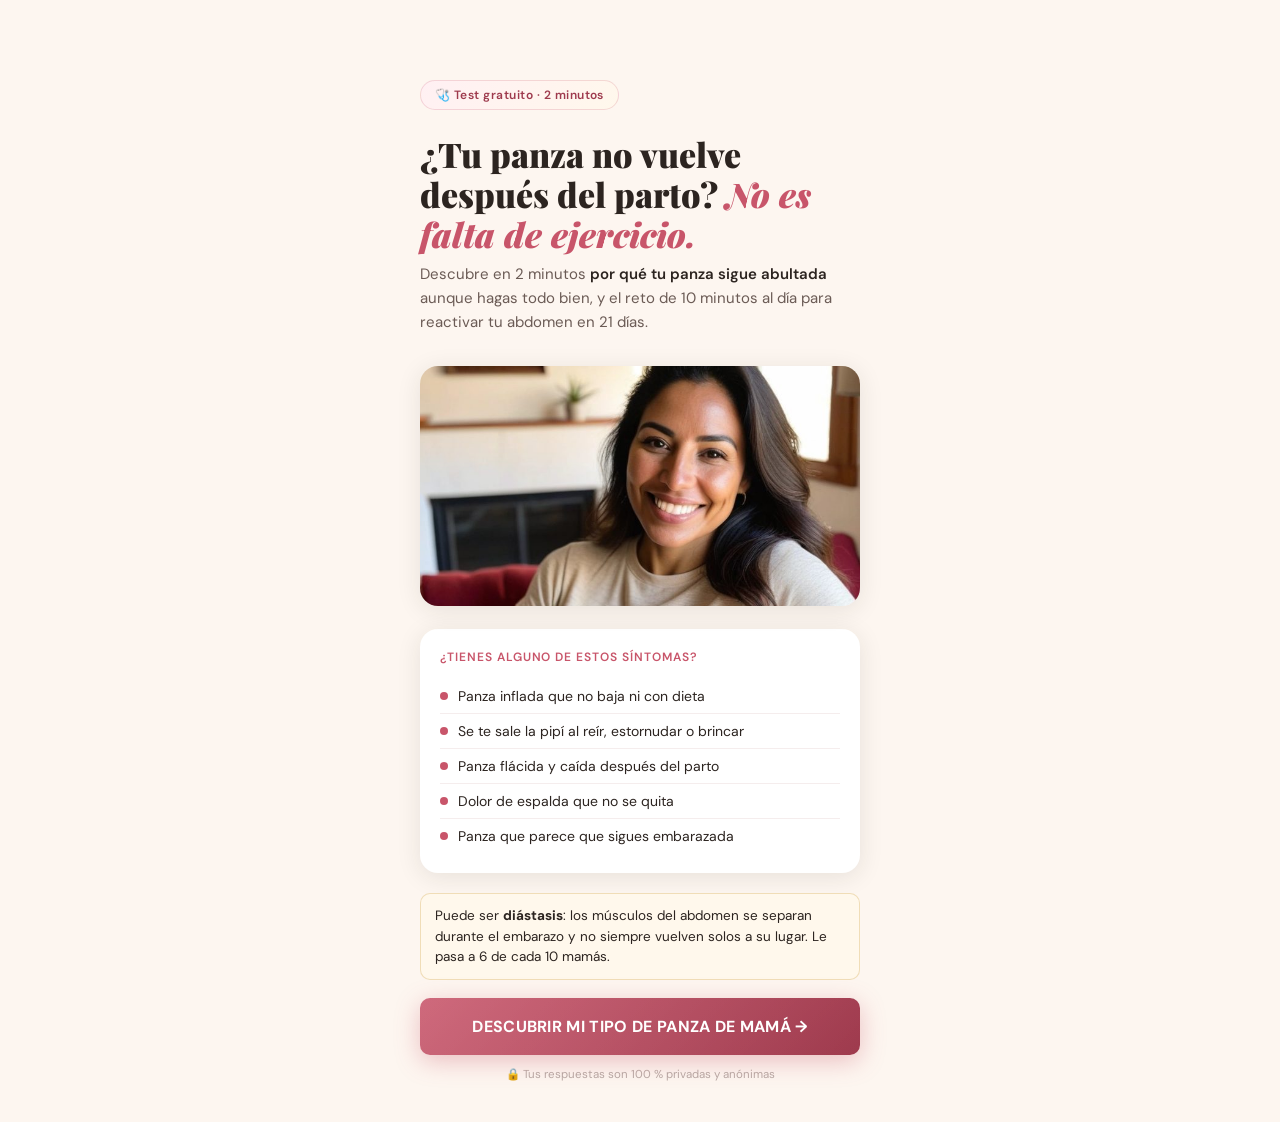
<file: index.html>
<!DOCTYPE html>
<html lang="es-MX">
<head>
<meta charset="UTF-8">
<meta name="viewport" content="width=device-width, initial-scale=1.0">
<meta name="theme-color" content="#C8556A">
<title>Reto Panza de Mamá 21 · Test gratuito</title>
<meta name="description" content="Test de 2 minutos: descubre por qué tu panza no vuelve después del parto y tu plan de 10 minutos al día.">
<meta property="og:title" content="¿Tu panza no vuelve después del parto? Haz el test de 2 minutos">
<meta property="og:image" content="img/hero.jpg">
<link rel="preconnect" href="https://fonts.googleapis.com"><link rel="preconnect" href="https://fonts.gstatic.com" crossorigin>
<link rel="stylesheet" href="https://fonts.googleapis.com/css2?family=Playfair+Display:wght@700;900&family=DM+Sans:wght@300;400;500;600&display=swap" media="print" onload="this.media='all'">
<link rel="stylesheet" href="styles.css?v=1">
<link rel="stylesheet" href="extra.css?v=3">
<script src="config.js?v=3"></script>
</head>
<body>

<div class="progress-wrap" id="progressWrap" style="display:none">
  <div class="progress-label">
    <span>Tu diagnóstico personalizado</span>
    <span id="pPct">0%</span>
  </div>
  <div class="progress-track" role="progressbar" aria-valuemin="0" aria-valuemax="100" aria-valuenow="0" id="pTrack">
    <div class="progress-fill" id="pFill"></div>
  </div>
</div>

<div class="container">

  <!-- ETAPA 0: PORTADA (hace de landing, Franco L 2.4) -->
  <div class="screen active" id="s0" data-name="portada">
    <div class="badge">🩺 Test gratuito · 2 minutos</div>
    <h1 class="h1">¿Tu panza no vuelve después del parto? <em>No es falta de ejercicio.</em></h1>
    <p class="sub">Descubre en 2 minutos <strong>por qué tu panza sigue abultada</strong> aunque hagas todo bien, y el reto de 10 minutos al día para reactivar tu abdomen en 21 días.</p>
    <img class="hero-img" src="img/hero.jpg" width="768" height="768" alt="Mamá sonriendo con su bebé en casa">
    <div class="sym-list">
      <div class="sym-title">¿Tienes alguno de estos síntomas?</div>
      <div class="sym-item"><div class="sym-dot"></div>Panza inflada que no baja ni con dieta</div>
      <div class="sym-item"><div class="sym-dot"></div>Se te sale la pipí al reír, estornudar o brincar</div>
      <div class="sym-item"><div class="sym-dot"></div>Panza flácida y caída después del parto</div>
      <div class="sym-item"><div class="sym-dot"></div>Dolor de espalda que no se quita</div>
      <div class="sym-item"><div class="sym-dot"></div>Panza que parece que sigues embarazada</div>
    </div>
    <div class="info-box">Puede ser <strong>diástasis</strong>: los músculos del abdomen se separan durante el embarazo y no siempre vuelven solos a su lugar. Le pasa a 6 de cada 10 mamás.</div>
    <button class="btn btn-pulse" onclick="go(1)">DESCUBRIR MI TIPO DE PANZA DE MAMÁ →</button>
    <p class="privacy">🔒 Tus respuestas son 100 % privadas y anónimas</p>
  </div>

  <!-- ETAPA 1: EDAD (con foto 1:1, Franco L 4.2) -->
  <div class="screen" id="s1" data-name="edad">
    <button class="back" onclick="go(0)">← Atrás</button>
    <div class="q-tag">Pregunta 1 de 12</div>
    <h2 class="q-title">¿Cuántos años tienes?</h2>
    <p class="q-sub">Nos ayuda a entender tu momento y armar el camino ideal para ti.</p>
    <div class="grid-2 age-grid">
      <div class="grid-opt img-opt" data-value="18-25" onclick="pickGrid(this,2,'edad')"><img src="img/age1.jpg" alt="" loading="lazy"><div class="grid-opt-label">18 a 25</div></div>
      <div class="grid-opt img-opt" data-value="26-32" onclick="pickGrid(this,2,'edad')"><img src="img/age2.jpg" alt="" loading="lazy"><div class="grid-opt-label">26 a 32</div></div>
      <div class="grid-opt img-opt" data-value="33-39" onclick="pickGrid(this,2,'edad')"><img src="img/age3.jpg" alt="" loading="lazy"><div class="grid-opt-label">33 a 39</div></div>
      <div class="grid-opt img-opt" data-value="40-48" onclick="pickGrid(this,2,'edad')"><img src="img/age4.jpg" alt="" loading="lazy"><div class="grid-opt-label">40 a 48</div></div>
      <div class="grid-opt img-opt span-2" data-value="49+" onclick="pickGrid(this,2,'edad')"><img src="img/age5.jpg" alt="" loading="lazy"><div class="grid-opt-label">49 o más</div></div>
    </div>
  </div>

  <!-- ETAPA 2: TIEMPO DESDE EL PARTO -->
  <div class="screen" id="s2" data-name="tiempo_parto">
    <button class="back" onclick="go(1)">← Atrás</button>
    <div class="q-tag">Pregunta 2 de 12</div>
    <h2 class="q-title">¿Hace cuánto tuviste a tu último bebé?</h2>
    <p class="q-sub">Es clave para entender en qué etapa está tu abdomen.</p>
    <div class="opts">
      <div class="opt" data-value="reciente" onclick="pick(this,3,'tiempoParto')"><div class="opt-icon">🍼</div><div class="opt-text"><div class="opt-label">Menos de 6 meses</div><div class="opt-desc">Posparto reciente</div></div><div class="opt-chk"></div></div>
      <div class="opt" data-value="medio" onclick="pick(this,3,'tiempoParto')"><div class="opt-icon">👶</div><div class="opt-text"><div class="opt-label">De 6 meses a 2 años</div><div class="opt-desc">Etapa de recuperación</div></div><div class="opt-chk"></div></div>
      <div class="opt" data-value="antiguo" onclick="pick(this,3,'tiempoParto')"><div class="opt-icon">🧒</div><div class="opt-text"><div class="opt-label">De 2 a 5 años</div><div class="opt-desc">Tu abdomen todavía puede responder</div></div><div class="opt-chk"></div></div>
      <div class="opt" data-value="antiguo" onclick="pick(this,3,'tiempoParto')"><div class="opt-icon">👦</div><div class="opt-text"><div class="opt-label">Más de 5 años</div><div class="opt-desc">Nunca es tarde para empezar</div></div><div class="opt-chk"></div></div>
    </div>
  </div>

  <!-- ETAPA 3: TIPO DE PARTO -->
  <div class="screen" id="s3" data-name="tipo_parto">
    <button class="back" onclick="go(2)">← Atrás</button>
    <div class="q-tag">Pregunta 3 de 12</div>
    <h2 class="q-title">¿Cómo fue tu parto?</h2>
    <p class="q-sub">Cada tipo de parto deja un patrón diferente en el abdomen.</p>
    <div class="opts">
      <div class="opt" data-value="normal" onclick="pick(this,4,'tipoParto')"><div class="opt-icon">🌿</div><div class="opt-text"><div class="opt-label">Parto natural / vaginal</div><div class="opt-desc">Con o sin anestesia</div></div><div class="opt-chk"></div></div>
      <div class="opt" data-value="cesarea" onclick="pick(this,4,'tipoParto')"><div class="opt-icon">🏥</div><div class="opt-text"><div class="opt-label">Cesárea</div><div class="opt-desc">Con guía especial para cesárea</div></div><div class="opt-chk"></div></div>
      <div class="opt" data-value="multiples" onclick="pick(this,4,'tipoParto')"><div class="opt-icon">👩‍👧‍👦</div><div class="opt-text"><div class="opt-label">Tuve más de un bebé</div><div class="opt-desc">Partos diferentes a lo largo del tiempo</div></div><div class="opt-chk"></div></div>
    </div>
  </div>

  <!-- ETAPA 4: SÍNTOMAS (MÚLTIPLE) -->
  <div class="screen" id="s4" data-name="sintomas">
    <button class="back" onclick="go(3)">← Atrás</button>
    <div class="q-tag">Pregunta 4 de 12</div>
    <h2 class="q-title">¿Cuáles de estos síntomas sientes seguido?</h2>
    <p class="q-sub">Marca todos los que te pasan.</p>
    <div class="opts" data-multi="sintomas">
      <div class="opt" data-value="escapes" onclick="toggle(this)"><div class="opt-icon">💧</div><div class="opt-text"><div class="opt-label">Se me sale la pipí al reír, estornudar o toser</div></div><div class="opt-chk"></div></div>
      <div class="opt" data-value="inflada" onclick="toggle(this)"><div class="opt-icon">🎈</div><div class="opt-text"><div class="opt-label">Panza siempre inflada, aunque no haya comido</div></div><div class="opt-chk"></div></div>
      <div class="opt" data-value="espalda" onclick="toggle(this)"><div class="opt-icon">🫀</div><div class="opt-text"><div class="opt-label">Dolor de espalda o de cintura constante</div></div><div class="opt-chk"></div></div>
      <div class="opt" data-value="intimidad" onclick="toggle(this)"><div class="opt-icon">😔</div><div class="opt-text"><div class="opt-label">Dolor o molestia en la intimidad</div></div><div class="opt-chk"></div></div>
      <div class="opt" data-value="embarazada" onclick="toggle(this)"><div class="opt-icon">🤰</div><div class="opt-text"><div class="opt-label">Mi panza parece que sigo embarazada</div></div><div class="opt-chk"></div></div>
      <div class="opt" data-value="estrenimiento" onclick="toggle(this)"><div class="opt-icon">🧱</div><div class="opt-text"><div class="opt-label">Estreñimiento seguido</div></div><div class="opt-chk"></div></div>
    </div>
    <div class="sp16"></div>
    <button class="btn" onclick="go(5)">CONTINUAR →</button>
  </div>

  <!-- ETAPA 5: QUÉ HA PROBADO (MÚLTIPLE) -->
  <div class="screen" id="s5" data-name="intentos">
    <button class="back" onclick="go(4)">← Atrás</button>
    <div class="q-tag">Pregunta 5 de 12</div>
    <h2 class="q-title">¿Qué has probado para bajar la panza?</h2>
    <p class="q-sub">Marca todo lo que has hecho. Así entendemos por qué no te funcionó.</p>
    <div class="opts" data-multi="intentos">
      <div class="opt" data-value="dieta" onclick="toggle(this)"><div class="opt-icon">🥗</div><div class="opt-text"><div class="opt-label">Dieta o comer más sano</div></div><div class="opt-chk"></div></div>
      <div class="opt" data-value="gym" onclick="toggle(this)"><div class="opt-icon">🏋️</div><div class="opt-text"><div class="opt-label">Gimnasio o abdominales normales</div></div><div class="opt-chk"></div></div>
      <div class="opt" data-value="faja" onclick="toggle(this)"><div class="opt-icon">🩱</div><div class="opt-text"><div class="opt-label">Faja posparto o cinturilla</div></div><div class="opt-chk"></div></div>
      <div class="opt" data-value="estetica" onclick="toggle(this)"><div class="opt-icon">❄️</div><div class="opt-text"><div class="opt-label">Tratamientos estéticos (masajes, aparatos)</div></div><div class="opt-chk"></div></div>
      <div class="opt" data-value="pastillas" onclick="toggle(this)"><div class="opt-icon">💊</div><div class="opt-text"><div class="opt-label">Pastillas o suplementos</div></div><div class="opt-chk"></div></div>
      <div class="opt" data-value="nada" onclick="toggle(this)"><div class="opt-icon">🤷</div><div class="opt-text"><div class="opt-label">Nada todavía, no sabía qué hacer</div></div><div class="opt-chk"></div></div>
    </div>
    <div class="sp16"></div>
    <button class="btn" onclick="go(6)">CONTINUAR →</button>
  </div>

  <!-- ETAPA 6: EMPATÍA + MECANISMO -->
  <div class="screen" id="s6" data-name="empatia">
    <button class="back" onclick="go(5)">← Atrás</button>
    <div class="emp-card">
      <div class="emp-icon">💛</div>
      <div class="emp-title">No estás sola.</div>
      <div class="emp-text">
        <strong>Las dietas y los abdominales normales no arreglan la panza de mamá.</strong> Los abdominales de toda la vida incluso pueden empujar la panza hacia afuera. No es falta de voluntad: nadie te explicó qué está pasando dentro de tu abdomen.<br><br>
        Hay un músculo profundo, el <em>transverso</em>, que funciona como una faja natural. Se activa de una forma muy específica, con la respiración. Cuando aprendes a usarlo, tu abdomen empieza a recuperar firmeza <em>de adentro hacia afuera</em>.<br><br>
        Ahora vamos a ver exactamente qué necesitas tú.
      </div>
    </div>
    <button class="btn" onclick="go(7)">ENTENDIDO, CONTINUAR →</button>
  </div>

  <!-- ETAPA 7: IMPACTO EN SU VIDA -->
  <div class="screen" id="s7" data-name="impacto">
    <button class="back" onclick="go(6)">← Atrás</button>
    <div class="q-tag">Pregunta 6 de 12</div>
    <h2 class="q-title">¿Cómo te está afectando la panza hoy?</h2>
    <p class="q-sub">Sé honesta, es clave para armar el reto correcto para ti.</p>
    <div class="opts">
      <div class="opt" data-value="espejo" onclick="pick(this,8,'impacto')"><div class="opt-icon">🪞</div><div class="opt-text"><div class="opt-label">Evito verme en el espejo</div><div class="opt-desc">Me da pena mi propio cuerpo</div></div><div class="opt-chk"></div></div>
      <div class="opt" data-value="pareja" onclick="pick(this,8,'impacto')"><div class="opt-icon">💑</div><div class="opt-text"><div class="opt-label">Me alejé de la intimidad con mi pareja</div><div class="opt-desc">No me siento deseable</div></div><div class="opt-chk"></div></div>
      <div class="opt" data-value="ropa" onclick="pick(this,8,'impacto')"><div class="opt-icon">👙</div><div class="opt-text"><div class="opt-label">Evito la ropa ajustada y el traje de baño</div><div class="opt-desc">Elijo ropa para taparme</div></div><div class="opt-chk"></div></div>
      <div class="opt" data-value="autoestima" onclick="pick(this,8,'impacto')"><div class="opt-icon">😓</div><div class="opt-text"><div class="opt-label">Me baja la autoestima en general</div><div class="opt-desc">Siento que perdí a la que era</div></div><div class="opt-chk"></div></div>
    </div>
  </div>

  <!-- ETAPA 8: TIEMPO DISPONIBLE -->
  <div class="screen" id="s8" data-name="tiempo_dia">
    <button class="back" onclick="go(7)">← Atrás</button>
    <div class="q-tag">Pregunta 7 de 12</div>
    <h2 class="q-title">¿Cuánto tiempo al día le puedes dedicar al reto?</h2>
    <p class="q-sub">Vamos a armar una rutina que de verdad quepa en tu vida de mamá.</p>
    <div class="opts">
      <div class="opt" data-value="10" onclick="pick(this,9,'minutos')"><div class="opt-icon">⚡</div><div class="opt-text"><div class="opt-label">De 5 a 10 minutos</div><div class="opt-desc">Mientras el bebé duerme, funciona muy bien</div></div><div class="opt-chk"></div></div>
      <div class="opt" data-value="20" onclick="pick(this,9,'minutos')"><div class="opt-icon">⏱️</div><div class="opt-text"><div class="opt-label">De 15 a 20 minutos</div><div class="opt-desc">Avanzas un poco más rápido</div></div><div class="opt-chk"></div></div>
      <div class="opt" data-value="30" onclick="pick(this,9,'minutos')"><div class="opt-icon">🕐</div><div class="opt-text"><div class="opt-label">30 minutos o más</div><div class="opt-desc">Tu reto con rutinas extra</div></div><div class="opt-chk"></div></div>
    </div>
  </div>

  <!-- ETAPA 9: OBJETIVO -->
  <div class="screen" id="s9" data-name="objetivo">
    <button class="back" onclick="go(8)">← Atrás</button>
    <div class="q-tag">Pregunta 8 de 12</div>
    <h2 class="q-title">¿Cuál es tu mayor sueño cuando recuperes tu abdomen?</h2>
    <p class="q-sub">Tu objetivo guía tu reto personalizado.</p>
    <div class="opts">
      <div class="opt" data-value="espejo" onclick="pick(this,10,'objetivo')"><div class="opt-icon">✨</div><div class="opt-text"><div class="opt-label">Verme al espejo y sonreír</div><div class="opt-desc">Recuperar mi autoestima y quererme</div></div><div class="opt-chk"></div></div>
      <div class="opt" data-value="deseable" onclick="pick(this,10,'objetivo')"><div class="opt-icon">💕</div><div class="opt-text"><div class="opt-label">Sentirme deseable otra vez</div><div class="opt-desc">Reconectar con mi pareja sin pena</div></div><div class="opt-chk"></div></div>
      <div class="opt" data-value="bano" onclick="pick(this,10,'objetivo')"><div class="opt-icon">👙</div><div class="opt-text"><div class="opt-label">Usar traje de baño sin pena</div><div class="opt-desc">Disfrutar sin esconderme</div></div><div class="opt-chk"></div></div>
      <div class="opt" data-value="dolor" onclick="pick(this,10,'objetivo')"><div class="opt-icon">💪</div><div class="opt-text"><div class="opt-label">Que se acaben el dolor y los escapes</div><div class="opt-desc">Recuperar mi calidad de vida</div></div><div class="opt-chk"></div></div>
    </div>
  </div>

  <!-- ETAPA 10: COMPROMISO -->
  <div class="screen" id="s10" data-name="compromiso">
    <button class="back" onclick="go(9)">← Atrás</button>
    <div class="q-tag">Pregunta 9 de 12</div>
    <h2 class="q-title">Del 1 al 10, ¿qué tan lista estás para cambiar esto ahora?</h2>
    <p class="q-sub">Sé honesta contigo. Esta respuesta define tu reto.</p>
    <div style="margin-bottom:24px">
      <div class="scale-nums">
        <button class="s-btn" onclick="sclPick(this,11)">1</button><button class="s-btn" onclick="sclPick(this,11)">2</button><button class="s-btn" onclick="sclPick(this,11)">3</button><button class="s-btn" onclick="sclPick(this,11)">4</button><button class="s-btn" onclick="sclPick(this,11)">5</button><button class="s-btn" onclick="sclPick(this,11)">6</button><button class="s-btn" onclick="sclPick(this,11)">7</button><button class="s-btn" onclick="sclPick(this,11)">8</button><button class="s-btn" onclick="sclPick(this,11)">9</button><button class="s-btn" onclick="sclPick(this,11)">10</button>
      </div>
      <div class="scale-lbl"><span>Todavía no sé</span><span>¡100 % lista!</span></div>
    </div>
  </div>

  <!-- ETAPA 11: TIPO DE PANZA -->
  <div class="screen" id="s11" data-name="tipo_panza">
    <button class="back" onclick="go(10)">← Atrás</button>
    <div class="q-tag">Pregunta 10 de 12</div>
    <h2 class="q-title">¿Cómo describirías tu panza hoy?</h2>
    <p class="q-sub">Elige la opción que más se parece a lo que ves.</p>
    <div class="opts">
      <div class="opt" data-value="infra" onclick="pick(this,12,'tipoPanza')"><div class="opt-icon">🔵</div><div class="opt-text"><div class="opt-label">"Pancita" caída debajo del ombligo</div><div class="opt-desc">Separación baja</div></div><div class="opt-chk"></div></div>
      <div class="opt" data-value="supra" onclick="pick(this,12,'tipoPanza')"><div class="opt-icon">🟡</div><div class="opt-text"><div class="opt-label">Inflada arriba del ombligo</div><div class="opt-desc">Separación alta</div></div><div class="opt-chk"></div></div>
      <div class="opt" data-value="total" onclick="pick(this,12,'tipoPanza')"><div class="opt-icon">🔴</div><div class="opt-text"><div class="opt-label">Inflada de arriba a abajo</div><div class="opt-desc">Separación completa</div></div><div class="opt-chk"></div></div>
      <div class="opt" data-value="piel" onclick="pick(this,12,'tipoPanza')"><div class="opt-icon">⬜</div><div class="opt-text"><div class="opt-label">Flácida, con piel suelta (panza delantal)</div><div class="opt-desc">Separación con flacidez de piel</div></div><div class="opt-chk"></div></div>
    </div>
  </div>

  <!-- ETAPA 12: PESO ACTUAL -->
  <div class="screen" id="s12" data-name="peso">
    <button class="back" onclick="go(11)">← Atrás</button>
    <div class="q-tag">Pregunta 11 de 12</div>
    <h2 class="q-title">¿Cuál es tu peso actual?</h2>
    <p class="q-sub">Usa el valor más cercano. Nos ayuda a calcular tu proyección personalizada.</p>
    <div class="unit-toggle" role="group" aria-label="Unidad de peso"><button type="button" data-u="kg" class="on" onclick="setUnit('kg')">kg</button><button type="button" data-u="lb" onclick="setUnit('lb')">lb</button></div>
    <div class="stepper-wrap">
      <div class="stepper-value" id="pesoDisplay">70<span>kg</span></div>
      <input type="range" class="slider" id="pesoSlider" min="40" max="150" value="70" oninput="onPesoChange(this.value)" aria-label="Peso actual">
      <div class="stepper-row">
        <button class="stepper-btn" onclick="stepPeso(-1)" aria-label="Menos">−</button>
        <button class="stepper-btn" onclick="stepPeso(1)" aria-label="Más">+</button>
      </div>
    </div>
    <button class="btn" onclick="go(13)">CONTINUAR →</button>
  </div>

  <!-- ETAPA 13: ESTATURA -->
  <div class="screen" id="s13" data-name="estatura">
    <button class="back" onclick="go(12)">← Atrás</button>
    <div class="q-tag">Pregunta 12 de 12</div>
    <h2 class="q-title">¿Cuánto mides?</h2>
    <p class="q-sub">Nos ayuda a calcular tu medida ideal con precisión.</p>
    <div class="stepper-wrap">
      <div class="stepper-value" id="alturaDisplay">160<span>cm</span></div>
      <input type="range" class="slider" id="alturaSlider" min="140" max="200" value="160" oninput="onAlturaChange(this.value)" aria-label="Estatura">
      <div class="stepper-row">
        <button class="stepper-btn" onclick="stepAltura(-1)" aria-label="Menos">−</button>
        <button class="stepper-btn" onclick="stepAltura(1)" aria-label="Más">+</button>
      </div>
      <div class="meta-tag" id="altFt"></div>
    </div>
    <button class="btn" onclick="go(14)">CONTINUAR →</button>
  </div>

  <!-- ETAPA 14: PESO IDEAL -->
  <div class="screen" id="s14" data-name="peso_ideal">
    <button class="back" onclick="go(13)">← Atrás</button>
    <div class="q-tag">Ya casi</div>
    <h2 class="q-title">¿Cuál sería tu peso ideal?</h2>
    <p class="q-sub">El peso en el que te sentirías más segura y cómoda.</p>
    <div class="stepper-wrap">
      <div class="stepper-value" id="idealDisplay">60<span>kg</span></div>
      <input type="range" class="slider" id="idealSlider" min="40" max="149" value="60" oninput="onIdealChange(this.value)" aria-label="Peso ideal">
      <div class="stepper-row">
        <button class="stepper-btn" onclick="stepIdeal(-1)" aria-label="Menos">−</button>
        <button class="stepper-btn" onclick="stepIdeal(1)" aria-label="Más">+</button>
      </div>
      <div class="meta-tag" id="metaTag">Meta: bajar 10 kg</div>
    </div>
    <button class="btn" onclick="go(15)">CONTINUAR →</button>
  </div>

  <!-- ETAPA 15: OCASIÓN ESPECIAL -->
  <div class="screen" id="s15" data-name="ocasion">
    <button class="back" onclick="go(14)">← Atrás</button>
    <div class="q-tag">Ya casi</div>
    <h2 class="q-title">¿Hay alguna ocasión especial que te motive?</h2>
    <p class="q-sub">Nos ayuda a armar tu motivación diaria.</p>
    <div class="grid-2">
      <div class="grid-opt" onclick="ocasionPick(this,'una boda',16)"><div class="grid-opt-icon">💍</div><div class="grid-opt-label">Una boda</div></div>
      <div class="grid-opt" onclick="ocasionPick(this,'un viaje',16)"><div class="grid-opt-icon">✈️</div><div class="grid-opt-label">Un viaje</div></div>
      <div class="grid-opt" onclick="ocasionPick(this,'volver al trabajo',16)"><div class="grid-opt-icon">💼</div><div class="grid-opt-label">Volver al trabajo</div></div>
      <div class="grid-opt" onclick="ocasionPick(this,'las fotos con tu bebé',16)"><div class="grid-opt-icon">📸</div><div class="grid-opt-label">Fotos con mi bebé</div></div>
      <div class="grid-opt" onclick="ocasionPick(this,'las fiestas de fin de año',16)"><div class="grid-opt-icon">🎄</div><div class="grid-opt-label">Las fiestas de fin de año</div></div>
      <div class="grid-opt" onclick="ocasionPick(this,'',16)"><div class="grid-opt-icon">💗</div><div class="grid-opt-label">Ninguna en especial</div></div>
    </div>
  </div>

  <!-- ETAPA 16: PLAZO -->
  <div class="screen" id="s16" data-name="plazo">
    <button class="back" onclick="go(15)">← Atrás</button>
    <div class="q-tag">Último paso</div>
    <h2 class="q-title">¿En cuánto tiempo te gustaría ver resultados?</h2>
    <p class="q-sub">Así organizamos cómo seguir tu avance en ese plazo.</p>
    <div class="opts">
      <div class="opt" onclick="plazoPick(this,4,17)"><div class="opt-icon">⚡</div><div class="opt-text"><div class="opt-label">4 semanas</div><div class="opt-desc">Ver tus primeros cambios</div></div><div class="opt-chk"></div></div>
      <div class="opt" onclick="plazoPick(this,8,17)"><div class="opt-icon">🌱</div><div class="opt-text"><div class="opt-label">8 semanas</div><div class="opt-desc">Avanzar con constancia</div></div><div class="opt-chk"></div></div>
      <div class="opt" onclick="plazoPick(this,12,17)"><div class="opt-icon">🌸</div><div class="opt-text"><div class="opt-label">12 semanas</div><div class="opt-desc">Ir a tu ritmo, con más tiempo</div></div><div class="opt-chk"></div></div>
    </div>
  </div>

  <!-- ETAPA 17: CARGA (~10 s, Franco L 4.1/4.2) -->
  <div class="screen" id="s17" data-name="carga">
    <div class="loading-wrap">
      <div class="spin"></div>
      <div class="load-title">Estamos creando tu plan personalizado…</div>
      <p style="font-size:13.5px;color:var(--mid);margin-bottom:16px;font-weight:400">Cruzando tus respuestas para identificar tu tipo de panza de mamá</p>
      <div class="load-bar-wrap"><div class="load-bar" id="lBar"></div></div>
      <div class="load-status" id="lStatus">Iniciando análisis…</div>
      <div class="load-steps">
        <div class="lstep" id="ls1"><div class="sdot">1</div>Identificando tu tipo de separación…</div>
        <div class="lstep" id="ls2"><div class="sdot">2</div>Cruzando síntomas y tipo de parto…</div>
        <div class="lstep" id="ls3"><div class="sdot">3</div>Calculando tu proyección personalizada…</div>
        <div class="lstep" id="ls4"><div class="sdot">4</div>Armando tu reto de 21 días…</div>
        <div class="lstep" id="ls5"><div class="sdot">5</div>Terminando tu diagnóstico completo…</div>
      </div>
      <div class="mini-testi">
        <div class="mini-testi-av"><img src="img/testi/a1.jpg" alt="" loading="lazy"></div>
        <div>
          <div class="mini-testi-text">"A los 21 días mi panza ya se sentía muy diferente, más firme."</div>
          <div class="mini-testi-name">Daniela M. · Monterrey, N.L.</div>
        </div>
      </div>
      <div class="mini-testi">
        <div class="mini-testi-av"><img src="img/testi/a2.jpg" alt="" loading="lazy"></div>
        <div>
          <div class="mini-testi-text">"Ya no reconocía mi panza. Hoy me pongo ropa que tenía guardada."</div>
          <div class="mini-testi-name">Karla S. · Guadalajara, Jal.</div>
        </div>
      </div>
    </div>
  </div>

  <!-- ETAPA 18: NOMBRE -->
  <div class="screen" id="s18" data-name="nombre">
    <div style="text-align:center;margin-bottom:20px">
      <div style="font-size:48px;margin-bottom:12px">🎯</div>
      <div class="grad-title">¡Diagnóstico listo!</div>
      <p style="font-size:14px;color:var(--mid);font-weight:400">Tu perfil <strong style="color:var(--charcoal);font-weight:600">responde muy bien</strong> al reto.</p>
    </div>
    <div class="lead-card">
      <div class="lead-title">¿Cómo te llamamos?</div>
      <div class="lead-sub">Tu nombre aparece en tu diagnóstico personalizado.</div>
      <div class="inp-group">
        <label class="inp-label" for="iName">Tu primer nombre</label>
        <input type="text" id="iName" placeholder="Ej.: Ana" autocomplete="given-name" autocapitalize="words" autocorrect="off" spellcheck="false" enterkeyhint="go" maxlength="30" />
        <div class="inp-err" id="nameErr" hidden>Escribe tu nombre para ver tu diagnóstico.</div>
      </div>
      <button class="btn" onclick="goDiagnostico()">VER MI DIAGNÓSTICO COMPLETO →</button>
      <p class="privacy" style="margin-top:10px">🔒 Tu información está 100 % segura. Sin spam.</p>
    </div>
  </div>

  <!-- ETAPA 19: DIAGNÓSTICO -->
  <div class="screen" id="s19" data-name="result_diagnostico">
    <div class="res-header">
       <p style="font-size:12.5px;opacity:.85;font-weight:400;margin-bottom:6px">Tu resultado puede empezar hoy</p>
       <div class="res-title" id="diagHeadline" style="font-size:24px;line-height:1.3">Tú puedes sentir tu abdomen más firme desde la primera semana con el Reto Panza de Mamá 21</div>
       <p style="font-size:11px;opacity:.85;line-height:1.4;margin-top:12px">Los resultados varían. Compara tu medida del día 1 con la de la primera semana.</p>
    </div>

    <div class="diag-bar-card">
      <div class="profile-lbl">Tu indicador de separación abdominal</div>
      <div class="diag-bar-track"><div class="marker" id="marker" style="left:62%"></div></div>
      <div class="diag-bar-labels"><span>Leve</span><span>Moderada</span><span>Avanzada</span></div>
      <div class="diag-metric-val">Tu grado estimado: <strong id="grauTexto">Moderado a avanzado</strong></div>
      <p class="tiny-note">Estimación orientativa según tus respuestas, no es un diagnóstico médico. En la app aprendes a medirla con tus dedos.</p>
    </div>

    <div class="chart-card">
       <div class="profile-lbl" style="margin-bottom:14px">Tus marcas de seguimiento</div>
       <div style="display:grid;gap:10px;margin-bottom:14px;font-size:13px;line-height:1.5;color:var(--charcoal)">
         <div><strong>Hoy:</strong> mide tu separación con los dedos a la altura del ombligo y toma una foto de referencia.</div>
         <div><strong>Semana 1:</strong> repite la medida en el mismo lugar y compárala con el inicio.</div>
         <div id="checkpointText"><strong>Semana 8:</strong> compara tus medidas, tus fotos y cómo te sientes.</div>
       </div>
       <div id="predText">Tu plazo marca cuándo comparar. El cambio solo se conoce midiendo, por eso la app te guía a medir.</div>
    </div>

    <div class="profile-card">
      <div class="profile-lbl">Tu diagnóstico personalizado</div>
      <div class="profile-title" id="diagCabecalho">Analizando tus respuestas…</div>
      <div class="profile-text" id="diagTexto"></div>
      <div class="sym-found">
        <div class="sym-found-title">Señales de tu perfil</div>
        <div id="diagTags"></div>
      </div>
    </div>

    <!-- Agitación (Franco L 4.1: problema → agitación → solución) -->
    <div class="alert-card" role="note">
      <div class="alert-title">⚠️ Si no se trabaja, la separación suele seguir igual</div>
      <ul id="riskList">
        <li>Panza abultada aunque bajes de peso</li>
        <li>Dolor de espalda y de cintura por falta de "faja" interna</li>
        <li>Escapes de orina al reír, toser o cargar a tu bebé</li>
        <li>Peor postura y más cansancio al final del día</li>
      </ul>
    </div>

    <div class="testi">
      <img class="testi-photo" src="img/life1.jpg" alt="Mamá haciendo un ejercicio en casa con su bebé" loading="lazy">
      <div class="testi-body">
        <div class="testi-stars">★★★★★</div>
        <div class="testi-text">"Hice gimnasio 8 meses después del parto y la panza seguía igual. Cuando empecé con los ejercicios correctos, a las 3 semanas ya notaba la diferencia. El día 21 mi hija me preguntó si había bajado de peso. No bajé de peso: mi abdomen volvió a sostenerme."</div>
        <div class="testi-author">
          <div class="testi-av"><img src="img/testi/a3.jpg" alt="" loading="lazy"></div>
          <div><div class="testi-name">Mariana R., 34 años</div><div class="testi-detail">Mamá de 2 · Houston, TX</div></div>
        </div>
      </div>
    </div>

    <div class="testi">
      <img class="testi-photo" src="img/life2.jpg" alt="Mamá paseando con su carriola" loading="lazy">
      <div class="testi-body">
        <div class="testi-stars">★★★★★</div>
        <div class="testi-text">"Usaba toalla todos los días. Pensé que era normal después del parto. Cuando supe que era la separación del abdomen y empecé el reto, en 2 semanas los escapes bajaron muchísimo."</div>
        <div class="testi-author">
          <div class="testi-av"><img src="img/testi/a4.jpg" alt="" loading="lazy"></div>
          <div><div class="testi-name">Julieta C., 38 años</div><div class="testi-detail">Mamá de 3 · Ciudad de México</div></div>
        </div>
      </div>
    </div>
    <p class="testi-note" data-testi-note>Testimonios ilustrativos. Los resultados varían de persona a persona.</p>

    <button class="btn btn-pulse" onclick="go(20)">✅ VER MI PLAN PERSONALIZADO →</button>
  </div>

  <!-- ETAPA 20: PERSUASIVA / DESEO -->
  <div class="screen" id="s20" data-name="mecanismo">
    <button class="back" onclick="go(19)">← Atrás</button>
    <h2 class="persuasive-headline">¿Por qué algunas mamás recuperan su abdomen <em>fácil</em> y tú luchas sin ver resultado?</h2>
    <div class="photo-tarja-wrap">
      <img src="img/mech.jpg" alt="Mamá haciendo respiración profunda en casa" loading="lazy">
      <div class="photo-tarja"><span style="font-size:16px">🔥</span><span class="photo-tarja-text">10 minutos al día · En casa</span></div>
    </div>
    <div class="persuasive-body">
      Mientras te esfuerzas con gimnasio y dieta, tu abdomen sigue separado porque el músculo profundo sigue "dormido". La dieta no lo despierta. Los abdominales no lo despiertan. La faja tampoco: solo lo sostiene por fuera.
      <br><br>
      Resultado: la panza sigue igual, aunque hagas "todo bien".
    </div>
    <div class="persuasive-highlight">
      💚 <strong>Con el Reto Panza de Mamá 21</strong> despiertas tu músculo profundo por etapas: respirar bien, activar tu faja natural y fortalecer todo tu abdomen, sin dietas, sin gimnasio y en solo 10 minutos al día.
    </div>
    <button class="btn btn-pulse" onclick="go(21)">CONTINUAR →</button>
  </div>

  <!-- ETAPA 21: TESTIMONIOS -->
  <div class="screen" id="s21" data-name="testimonios">
    <button class="back" onclick="go(20)">← Atrás</button>
    <div style="text-align:center;margin-bottom:18px">
      <div class="res-badge" style="color:var(--rose);opacity:1">✦ Historias de mamás ✦</div>
      <div class="profile-title" style="font-size:20px">Mamás que ya recuperaron su abdomen</div>
      <p class="q-sub" style="margin-top:6px">Mira a quienes pasaron por lo mismo que tú</p>
    </div>
    <div class="testi">
      <img class="testi-photo" src="img/life3.jpg" alt="Mamá sonriendo frente al espejo" loading="lazy">
      <div class="testi-body"><div class="testi-stars">★★★★★</div>
        <div class="testi-text">"Después de mi segundo bebé no reconocía mi panza. A las 3 semanas del reto ya sentía mi cintura otra vez. Hoy me pongo ropa que tenía guardada desde hace años."</div>
        <div class="testi-author"><div class="testi-av"><img src="img/testi/a5.jpg" alt="" loading="lazy"></div><div><div class="testi-name">Carolina S., 29 años</div><div class="testi-detail">Mamá de 2 · Los Ángeles, CA</div></div></div>
      </div>
    </div>
    <div class="testi">
      <img class="testi-photo" src="img/life4.jpg" alt="Mamá haciendo un ejercicio en cuatro apoyos" loading="lazy">
      <div class="testi-body"><div class="testi-stars">★★★★★</div>
        <div class="testi-text">"Me daba mucha pena ponerme de lado en la playa por la pancita. Con 10 minutos al día, en unas semanas sentí la panza mucho más plana. Recuperé mi autoestima."</div>
        <div class="testi-author"><div class="testi-av"><img src="img/testi/a6.jpg" alt="" loading="lazy"></div><div><div class="testi-name">Brenda O., 31 años</div><div class="testi-detail">Mamá de 1 · Puebla, Pue.</div></div></div>
      </div>
    </div>
    <div class="testi">
      <div class="testi-body"><div class="testi-stars">★★★★★</div>
        <div class="testi-text">"Ya me había rendido después de la cesárea. Es lo primero que de verdad me funcionó sin gimnasio ni dietas raras."</div>
        <div class="testi-author"><div class="testi-av"><img src="img/testi/a7.jpg" alt="" loading="lazy"></div><div><div class="testi-name">Patricia L., 36 años</div><div class="testi-detail">Mamá de 2 · Phoenix, AZ</div></div></div>
      </div>
    </div>
    <div class="testi">
      <div class="testi-body"><div class="testi-stars">★★★★★</div>
        <div class="testi-text">"Tenía dolor de espalda todos los días y nadie me decía por qué. Desde que hago el reto, el dolor bajó junto con la panza."</div>
        <div class="testi-author"><div class="testi-av"><img src="img/testi/a8.jpg" alt="" loading="lazy"></div><div><div class="testi-name">Vanessa N., 33 años</div><div class="testi-detail">Mamá de 3 · Bogotá, Colombia</div></div></div>
      </div>
    </div>
    <p class="testi-note" data-testi-note>Testimonios ilustrativos. Los resultados varían de persona a persona.</p>
    <button class="btn btn-pulse" onclick="go(22)">✅ VER MI OFERTA →</button>
  </div>

  <!-- ETAPA 22: OFERTA (orden de Franco, L 4.2 ≈51:56-71:39) -->
  <div class="screen" id="s22" data-name="offer">
    <!-- 1. Imagen principal y titular -->
    <div style="text-align:center;margin-bottom:14px">
      <div class="res-badge" style="color:var(--rose);opacity:1">✦ Tu plan personalizado ✦</div>
      <h2 class="offer-h1" id="offerTitle">Tu Reto Panza de Mamá 21 personalizado está listo</h2>
    </div>
    <img class="mockup" src="img/mockup.png" width="1080" height="1080" alt="La app del Reto Panza de Mamá 21 en un celular">
    <!-- Promesa de Franco (L 2.3): resultado deseado + en cuánto tiempo + sin lo que no quieren hacer -->
    <div class="promise"><span class="promise-k">Lo que vas a lograr</span><p><b>Reto Panza de Mamá 21:</b> siente tu panza más firme y plana, y con menos dolor de espalda, en 21 días, con 10 minutos al día para reactivar el músculo profundo de tu abdomen, sin gimnasio, sin dietas y sin cirugía.</p></div>

    <!-- 2. Hoy / En 21 días -->
    <div class="hoy-card">
      <div class="hoy-col">
        <div class="hoy-head red">Hoy</div>
        <div class="lvl"><span>Separación abdominal</span><div class="lvl-bar"><i style="width:75%" class="r"></i></div><b class="r">Alta</b></div>
        <div class="lvl"><span>Firmeza del abdomen</span><div class="lvl-bar"><i style="width:25%" class="r"></i></div><b class="r">Baja</b></div>
        <div class="lvl"><span>Dolor de espalda</span><div class="lvl-bar"><i style="width:70%" class="r"></i></div><b class="r">Frecuente</b></div>
      </div>
      <div class="hoy-col">
        <div class="hoy-head green">En 21 días</div>
        <div class="lvl"><span>Separación abdominal</span><div class="lvl-bar"><i style="width:30%" class="g"></i></div><b class="g">Menor</b></div>
        <div class="lvl"><span>Firmeza del abdomen</span><div class="lvl-bar"><i style="width:80%" class="g"></i></div><b class="g">Alta</b></div>
        <div class="lvl"><span>Dolor de espalda</span><div class="lvl-bar"><i style="width:20%" class="g"></i></div><b class="g">Ocasional</b></div>
      </div>
    </div>
    <p class="tiny-note center">Ilustración del objetivo del reto. Los resultados varían de persona a persona.</p>

    <!-- 3. Alerta -->
    <div class="alert-card"><div class="alert-title" id="offerAlert">⚠️ Tu perfil responde bien a la activación del músculo profundo</div><div>Las primeras 3 semanas son las que más se notan. Empieza hoy y mide tu avance el día 7.</div></div>

    <!-- 4-6. Stack, precio, temporizador -->
    <div class="offer-card" id="offerCard">
      <div class="offer-badges"><span class="offer-badge-pill">🏆 EL MÁS ELEGIDO</span><span class="offer-badge-pill">📱 App en tu celular</span></div>
      <div class="offer-title">Reto Panza de Mamá 21 + Bonos</div>
      <div class="offer-subtitle">⚡ El camino más rápido para reactivar tu abdomen sin gimnasio, sin dietas y sin cirugía</div>
      <hr class="offer-divider">
      <div class="offer-included-lbl">✅ El Reto Panza de Mamá 21 incluye:</div>
      <ul class="offer-list">
        <li><span>App con el reto de 21 días: ejercicios guiados con temporizador, 10 min al día</span><span class="offer-item-price">$47</span></li>
        <li><span>Test de los dedos: mide tu separación y mira tu avance en una gráfica</span><span class="offer-item-price">$17</span></li>
        <li><span>Guía especial para cesárea y separación de hace años</span><span class="offer-item-price">$27</span></li>
        <li><span>Suelo pélvico: adiós a los escapes de pipí</span><span class="offer-item-price">$37</span></li>
        <li><span class="offer-badge-new">Bono</span><span>Lo que NO debes hacer con diástasis</span><span class="offer-item-price">$19</span></li>
        <li><span class="offer-badge-new">Bono</span><span>Rutina express de 5 minutos para los días difíciles</span><span class="offer-item-price">$17</span></li>
        <li><span class="offer-badge-new">Bono</span><span>Postura al cargar y amamantar a tu bebé</span><span class="offer-item-price">$24</span></li>
        <li><span class="offer-badge-new">Bono</span><span>Recordatorios diarios en tu celular</span><span class="offer-item-price">$9</span></li>
      </ul>
      <div class="stack-total">Todo por un valor total de <s>$197 USD</s> que solo por hoy vas a encontrar por <b>$9 USD</b></div>
      <div class="today-only">Oferta válida solo por hoy</div>
      <div class="price-wrap">
        <div class="price-old">De $47 USD</div>
        <div class="price-now"><span class="price-prefix">$</span>9<span class="price-cents"> USD</span></div>
        <div class="price-note">🔒 Un solo pago · ≈ 170 pesos mexicanos · Acceso de por vida</div>
      </div>
      <div class="gline">🛡️ <span>Si en 21 días no ves resultados, te devolvemos cada centavo que pagaste, sin hacer ningún tipo de pregunta.</span></div>
      <div class="intro-note"><b>Precio introductorio por tiempo limitado.</b> Después vuelve a $47 USD.</div>
      <div class="timer" aria-live="polite">Esta oferta termina en: <b id="timer">10:00</b></div>
      <a class="offer-cta-white" data-checkout href="#" onclick="return goCheckout(this)">✅ Recibir mi plan · $9 USD →</a>
      <div class="offer-pin-note">📌 Pagas una vez y es tuyo para siempre</div>
    </div>

    <!-- 8. Garantía -->
    <div class="guarantee">
      <div class="guar-medal">🥇</div>
      <div class="guar-text"><strong>Garantía de 21 días</strong>Riesgo CERO. Haz tus 10 minutos cada día. Si en 21 días no ves resultados, te devolvemos cada centavo que pagaste, sin hacer ningún tipo de pregunta. Basta con un correo.</div>
    </div>

    <div style="text-align:center;margin:22px 0 12px"><div class="profile-title" style="font-size:17px">¡Todo en una app fácil, en tu celular!</div></div>
    <div class="app-slider" id="appSlider">
      <div class="app-track" id="appTrack">
        <img src="img/app1.jpg" class="app-slide" alt="Pantalla Hoy de la app" loading="lazy">
        <img src="img/app2.jpg" class="app-slide" alt="Ejercicio guiado con temporizador" loading="lazy">
        <img src="img/app3.jpg" class="app-slide" alt="Gráfica del test de los dedos" loading="lazy">
      </div>
      <div class="app-dots"><span class="active"></span><span></span><span></span></div>
    </div>

    <!-- 7. Testimonios (imágenes + 2 vídeos) -->
    <div style="text-align:center;margin:22px 0 14px"><div class="profile-title" style="font-size:17px">Las que ya empezaron ya notan la diferencia</div></div>
    <div id="videoRow" class="video-row" hidden></div>
    <div class="testi">
      <img class="testi-photo" src="img/life5.jpg" alt="Mamá revisando la app del reto" loading="lazy">
      <div class="testi-body"><div class="testi-stars">★★★★★</div>
        <div class="testi-text">"Lo compré sin muchas expectativas, solo quería que se me quitara el dolor de espalda. No esperaba que mi panza también cambiara tan rápido."</div>
        <div class="testi-author"><div class="testi-av"><img src="img/testi/a9.jpg" alt="" loading="lazy"></div><div><div class="testi-name">Tatiana R., 35 años</div><div class="testi-detail">Mamá de 1 · Miami, FL</div></div></div>
      </div>
    </div>
    <div class="testi">
      <div class="testi-body"><div class="testi-stars">★★★★★</div>
        <div class="testi-text">"Pensé que ya no tenía remedio, mi hijo ya tiene 4 años. En unas semanas sentí mi abdomen más firme. Qué bueno que no me rendí."</div>
        <div class="testi-author"><div class="testi-av"><img src="img/testi/a10.jpg" alt="" loading="lazy"></div><div><div class="testi-name">Larissa P., 30 años</div><div class="testi-detail">Mamá de 1 · San Antonio, TX</div></div></div>
      </div>
    </div>
    <p class="testi-note" data-testi-note>Testimonios ilustrativos. Los resultados varían de persona a persona.</p>

    <div class="summary-card">
      <div class="summary-title">En resumen…</div>
      <div class="summary-item">💧 <div>Tu panza de mamá tiene solución, sin gimnasio, sin dietas y sin cirugía.</div></div>
      <div class="summary-item">⏱️ <div>10 minutos al día bastan para activar el músculo correcto.</div></div>
      <div class="summary-item">📅 <div>Mides tu avance con tus dedos el día 1, el día 7 y el día 21.</div></div>
      <div class="summary-item">🛡️ <div>Tienes 21 días de garantía: si no ves resultados, te devolvemos cada centavo.</div></div>
      <div class="summary-item">💛 <div>No estás sola: le pasa a 6 de cada 10 mamás.</div></div>
    </div>

    <div class="faq-card">
      <div class="faq-title">Preguntas frecuentes</div>
      <div class="faq-item"><strong>¿Sirve si tuve cesárea?</strong>Sí. Tiene una guía especial para cesárea. Espera a que tu médico te dé de alta (normalmente 8 semanas) antes de empezar.</div>
      <div class="faq-item"><strong>¿Y si mi bebé nació hace años?</strong>También. El músculo profundo se puede entrenar en cualquier momento.</div>
      <div class="faq-item"><strong>¿Necesito aparatos?</strong>No. Todo es en casa, en el piso, con tu celular.</div>
      <div class="faq-item"><strong>¿Cómo lo recibo?</strong>Al pagar te llega un correo con el botón para entrar a tu app. Entras con el mismo correo, sin contraseña, y la instalas en tu celular.</div>
      <div class="faq-item"><strong>¿Y si no me funciona?</strong>Si en 21 días no ves resultados, respondes al correo de tu compra y te devolvemos cada centavo, sin preguntas.</div>
      <div class="faq-item"><strong>¿Es una suscripción?</strong>No. Es un solo pago de $9 USD y es tuyo para siempre.</div>
    </div>

    <div class="about-card">
      <div class="about-tags"><span class="about-tag">Hecho para mamás</span><span class="about-tag">10 minutos al día</span><span class="about-tag">Sin aparatos</span></div>
      <div class="about-text">El Reto Panza de Mamá 21 junta los ejercicios que se usan en la recuperación del abdomen después del parto (respiración, activación del transverso, suelo pélvico y fuerza suave) en un plan de 21 días que cabe en la siesta de tu bebé. <strong>Estás a un clic de empezar el camino que no solo cambia tu panza: también te devuelve la seguridad y la energía.</strong> No dejes para después lo que puedes empezar hoy.</div>
      <a class="btn btn-pulse" data-checkout href="#" onclick="return goCheckout(this)">QUIERO EMPEZAR MI RETO →</a>
    </div>

    <!-- 8. Compra segura -->
    <p class="privacy" style="margin-top:4px">🔒 Compra segura · Acceso inmediato a tu app · Satisfacción garantizada</p>
    <p class="disclaimer">Aviso médico: este reto es educativo y no sustituye la consulta con tu médico o fisioterapeuta de suelo pélvico. No es un diagnóstico. Espera el alta médica (unas 6 semanas tras parto vaginal y 8 tras cesárea). Si notas un bulto que sale por el ombligo, dolor, sangrado o una separación de más de 3 dedos, consulta antes de empezar. Si estás embarazada, no lo hagas sin indicación profesional.</p>
  </div>

</div>

<script src="attrib.js?v=1" data-page="quiz"></script>
<script src="quiz.js?v=5"></script>
</body>
</html>
</file>
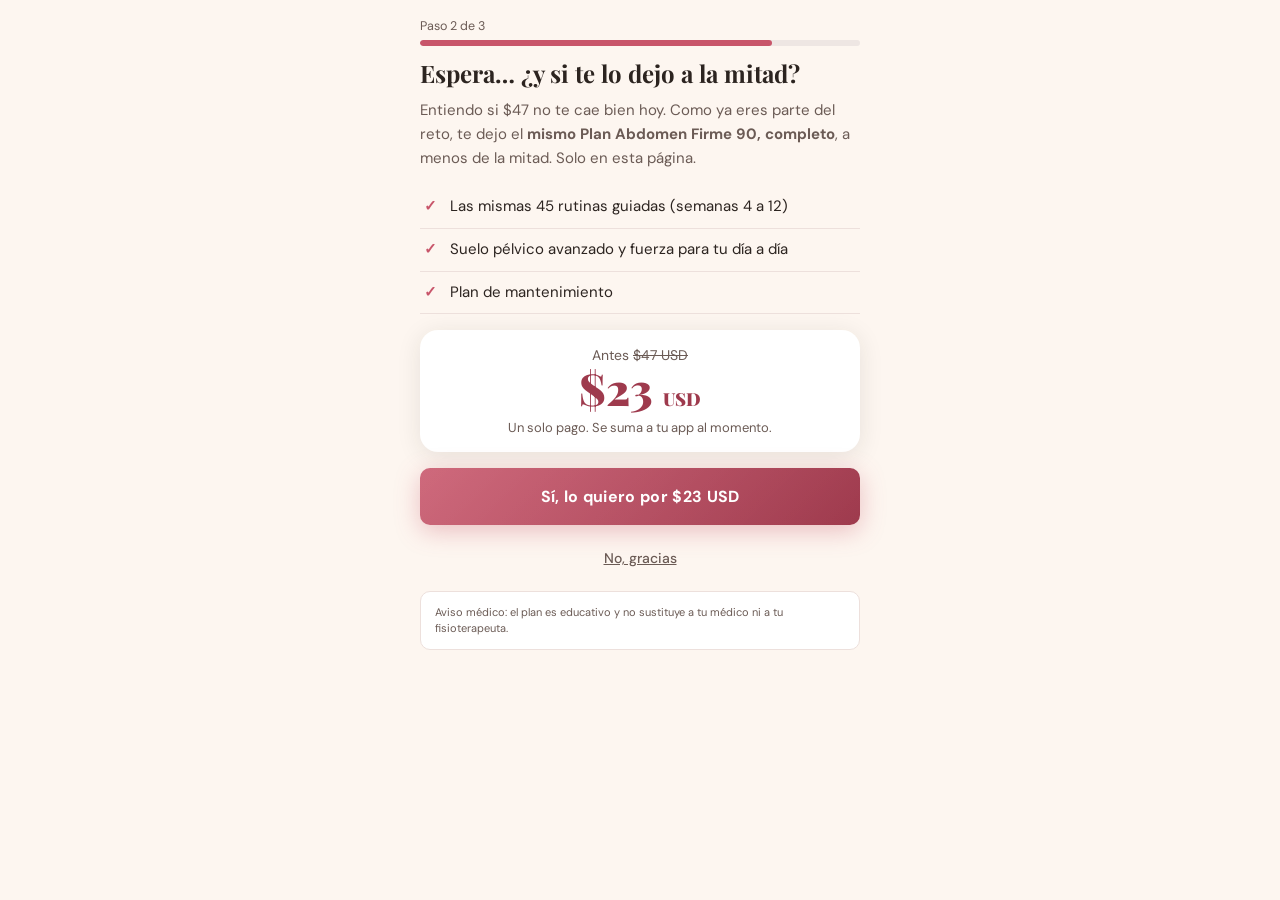
<file: downsell.html>
<!doctype html><html lang="es-MX"><head><meta charset="utf-8"><meta name="viewport" content="width=device-width, initial-scale=1, viewport-fit=cover"><meta name="robots" content="noindex"><meta name="theme-color" content="#C8556A">
<link rel="stylesheet" href="https://fonts.googleapis.com/css2?family=Playfair+Display:wght@700;900&family=DM+Sans:wght@400;500;600;700&display=swap">
<link rel="stylesheet" href="styles.css?v=1"><link rel="stylesheet" href="extra.css?v=2"><link rel="stylesheet" href="post.css?v=1">
<script src="https://pay.sheridanmktmng.com/scripts/upsell-processor.js"></script>
<title>Última oportunidad · Reto Panza de Mamá 21</title></head><body>
<div class="container post">
  <div class="step">Paso 2 de 3 <i style="--w:80%"></i></div>
  <h1 class="offer-h1">Espera… ¿y si te lo dejo a la mitad?</h1>
  <p class="sub">Entiendo si $47 no te cae bien hoy. Como ya eres parte del reto, te dejo el <b>mismo Plan Abdomen Firme 90, completo</b>, a menos de la mitad. Solo en esta página.</p>
  <ul class="post-list">
    <li>Las mismas 45 rutinas guiadas (semanas 4 a 12)</li>
    <li>Suelo pélvico avanzado y fuerza para tu día a día</li>
    <li>Plan de mantenimiento</li>
  </ul>
  <div class="post-price"><div class="was">Antes <s>$47 USD</s></div><div class="now">$23 <small>USD</small></div><p>Un solo pago. Se suma a tu app al momento.</p></div>
  <div id="kpButtons"></div>
  <p class="disclaimer">Aviso médico: el plan es educativo y no sustituye a tu médico ni a tu fisioterapeuta.</p>
</div>
<script src="config.js?v=3"></script>
<script>
(function(){
  var C=window.DIA_CONFIG||{}, box=document.getElementById("kpButtons");
  if (C.KP_DOWNSELL) {
    box.innerHTML='<button type="button" class="btn btn-pulse" onclick="acceptUpsell(\''+C.KP_DOWNSELL+'\')">Sí, lo quiero por $23 USD</button>'+
      '<button type="button" class="no-btn" onclick="declineUpsell(\''+C.KP_DOWNSELL+'\')">No, gracias</button>';
  } else {
    box.innerHTML='<a class="btn" href="'+(C.DOWNSELL_URL||'#')+'">Sí, lo quiero por $23 USD</a><a class="no-btn" href="gracias.html">No, gracias</a>';
  }
})();
</script>
<script src="attrib.js?v=1" data-page="downsell"></script>
</body></html>
</file>
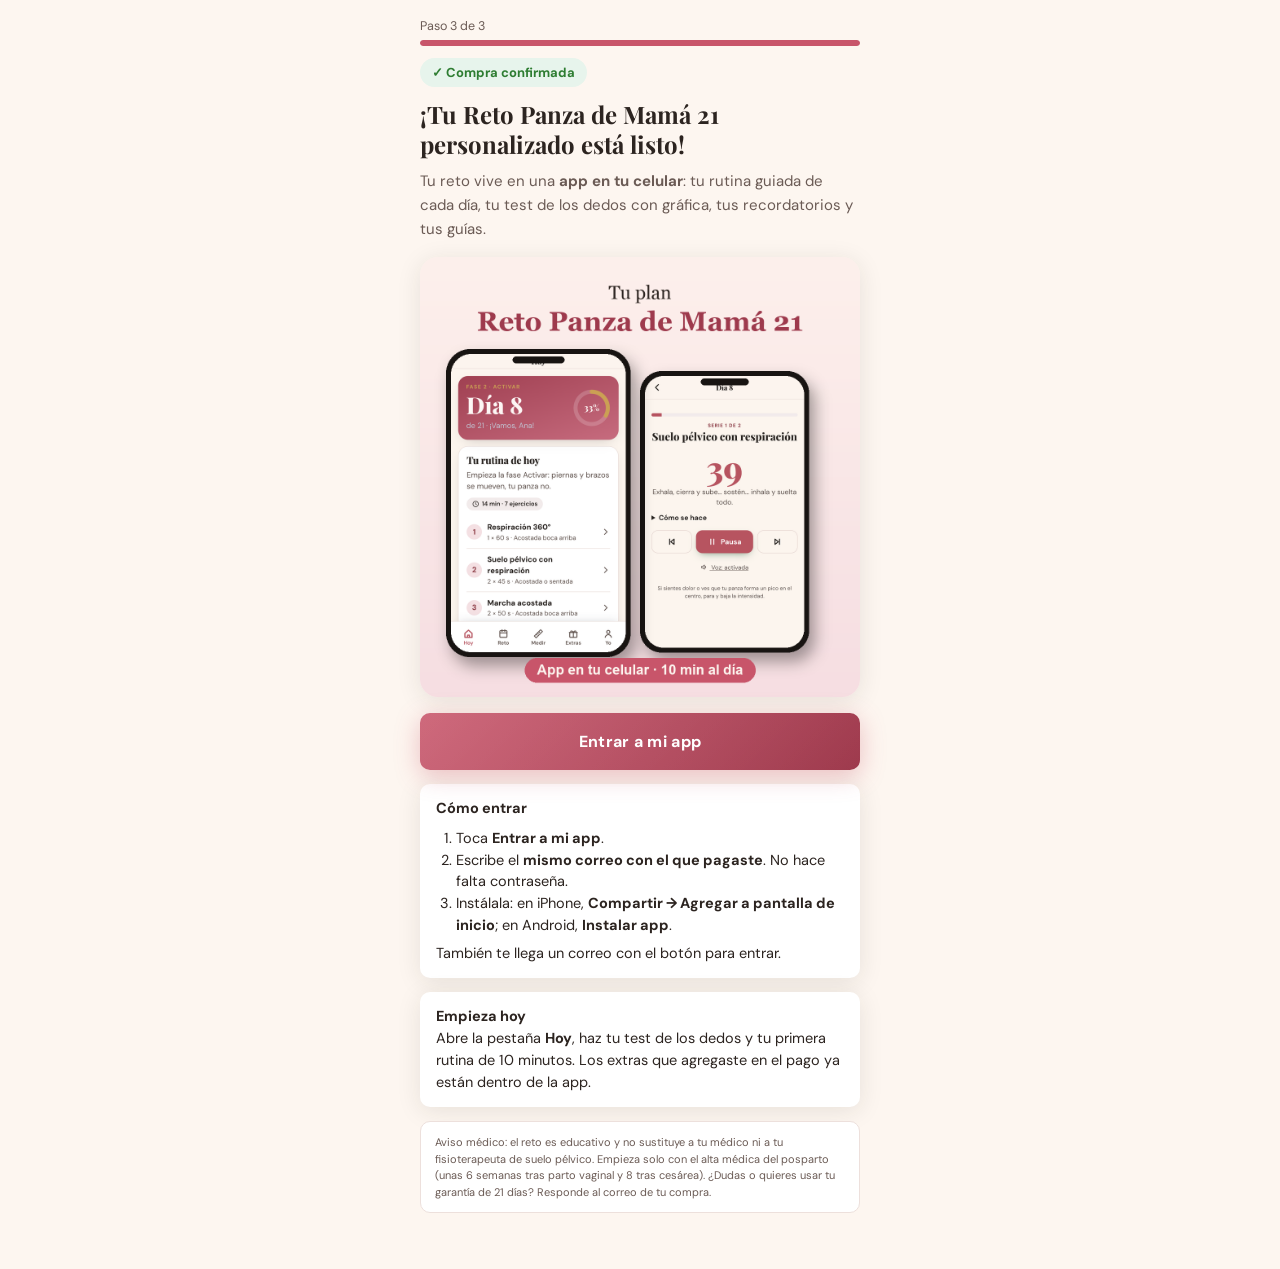
<file: gracias.html>
<!doctype html><html lang="es-MX"><head><meta charset="utf-8"><meta name="viewport" content="width=device-width, initial-scale=1, viewport-fit=cover"><meta name="robots" content="noindex"><meta name="theme-color" content="#C8556A">
<link rel="stylesheet" href="https://fonts.googleapis.com/css2?family=Playfair+Display:wght@700;900&family=DM+Sans:wght@400;500;600;700&display=swap">
<link rel="stylesheet" href="styles.css?v=1"><link rel="stylesheet" href="extra.css?v=2"><link rel="stylesheet" href="post.css?v=1">
<title>¡Listo! Entra a tu app · Reto Panza de Mamá 21</title></head><body>
<div class="container post">
  <div class="step">Paso 3 de 3 <i style="--w:100%"></i></div>
  <span class="okbadge">✓ Compra confirmada</span>
  <h1 class="offer-h1" style="margin-top:12px" id="hi">¡Tu Reto Panza de Mamá 21 personalizado está listo!</h1>
  <p class="sub">Tu reto vive en una <b>app en tu celular</b>: tu rutina guiada de cada día, tu test de los dedos con gráfica, tus recordatorios y tus guías.</p>
  <img class="mockup" src="img/mockup.png" width="1080" height="1080" alt="La app del Reto Panza de Mamá 21 en un celular">
  <a class="btn btn-pulse" id="go" href="#">Entrar a mi app</a>
  <div class="post-card"><b>Cómo entrar</b>
    <ol><li>Toca <b>Entrar a mi app</b>.</li><li>Escribe el <b>mismo correo con el que pagaste</b>. No hace falta contraseña.</li><li>Instálala: en iPhone, <b>Compartir → Agregar a pantalla de inicio</b>; en Android, <b>Instalar app</b>.</li></ol>
    <p>También te llega un correo con el botón para entrar.</p></div>
  <div class="post-card"><b>Empieza hoy</b><p>Abre la pestaña <b>Hoy</b>, haz tu test de los dedos y tu primera rutina de 10 minutos. Los extras que agregaste en el pago ya están dentro de la app.</p></div>
  <p class="disclaimer">Aviso médico: el reto es educativo y no sustituye a tu médico ni a tu fisioterapeuta de suelo pélvico. Empieza solo con el alta médica del posparto (unas 6 semanas tras parto vaginal y 8 tras cesárea). ¿Dudas o quieres usar tu garantía de 21 días? Responde al correo de tu compra.</p>
</div>
<script src="config.js?v=3"></script><script src="attrib.js?v=1" data-page="gracias"></script>
<script>
(function(){
  var C=window.DIA_CONFIG||{}, base=(C.APP_URL||"").replace(/\/$/,"");
  // Pasa las respuestas del quiz a la app para que el cuestionario de bienvenida venga relleno.
  var S=null; try{S=JSON.parse(sessionStorage.getItem("dia_state"));}catch(e){}
  var hash="#/bienvenida";
  if(S){
    if(S.nombre) document.getElementById("hi").textContent=S.nombre+", tu Reto Panza de Mamá 21 personalizado está listo";
    var t={reciente:"6s-6m",medio:"6m-2a",antiguo:"mas2a"}[S.tiempoParto]||"";
    var p={name:S.nombre||"",tiempo:t,parto:S.tipoParto==="multiples"?"multiples":S.tipoParto||"",minutes:S.minutos||"10"};
    try{hash+="?p="+encodeURIComponent(btoa(unescape(encodeURIComponent(JSON.stringify(p)))));}catch(e){}
  }
  var q=new URLSearchParams(location.search), em=q.get("email")||q.get("customer_email")||"";
  document.getElementById("go").href=base+"/"+(em?"?email="+encodeURIComponent(em):"")+hash;
})();
</script>
</body></html>
</file>
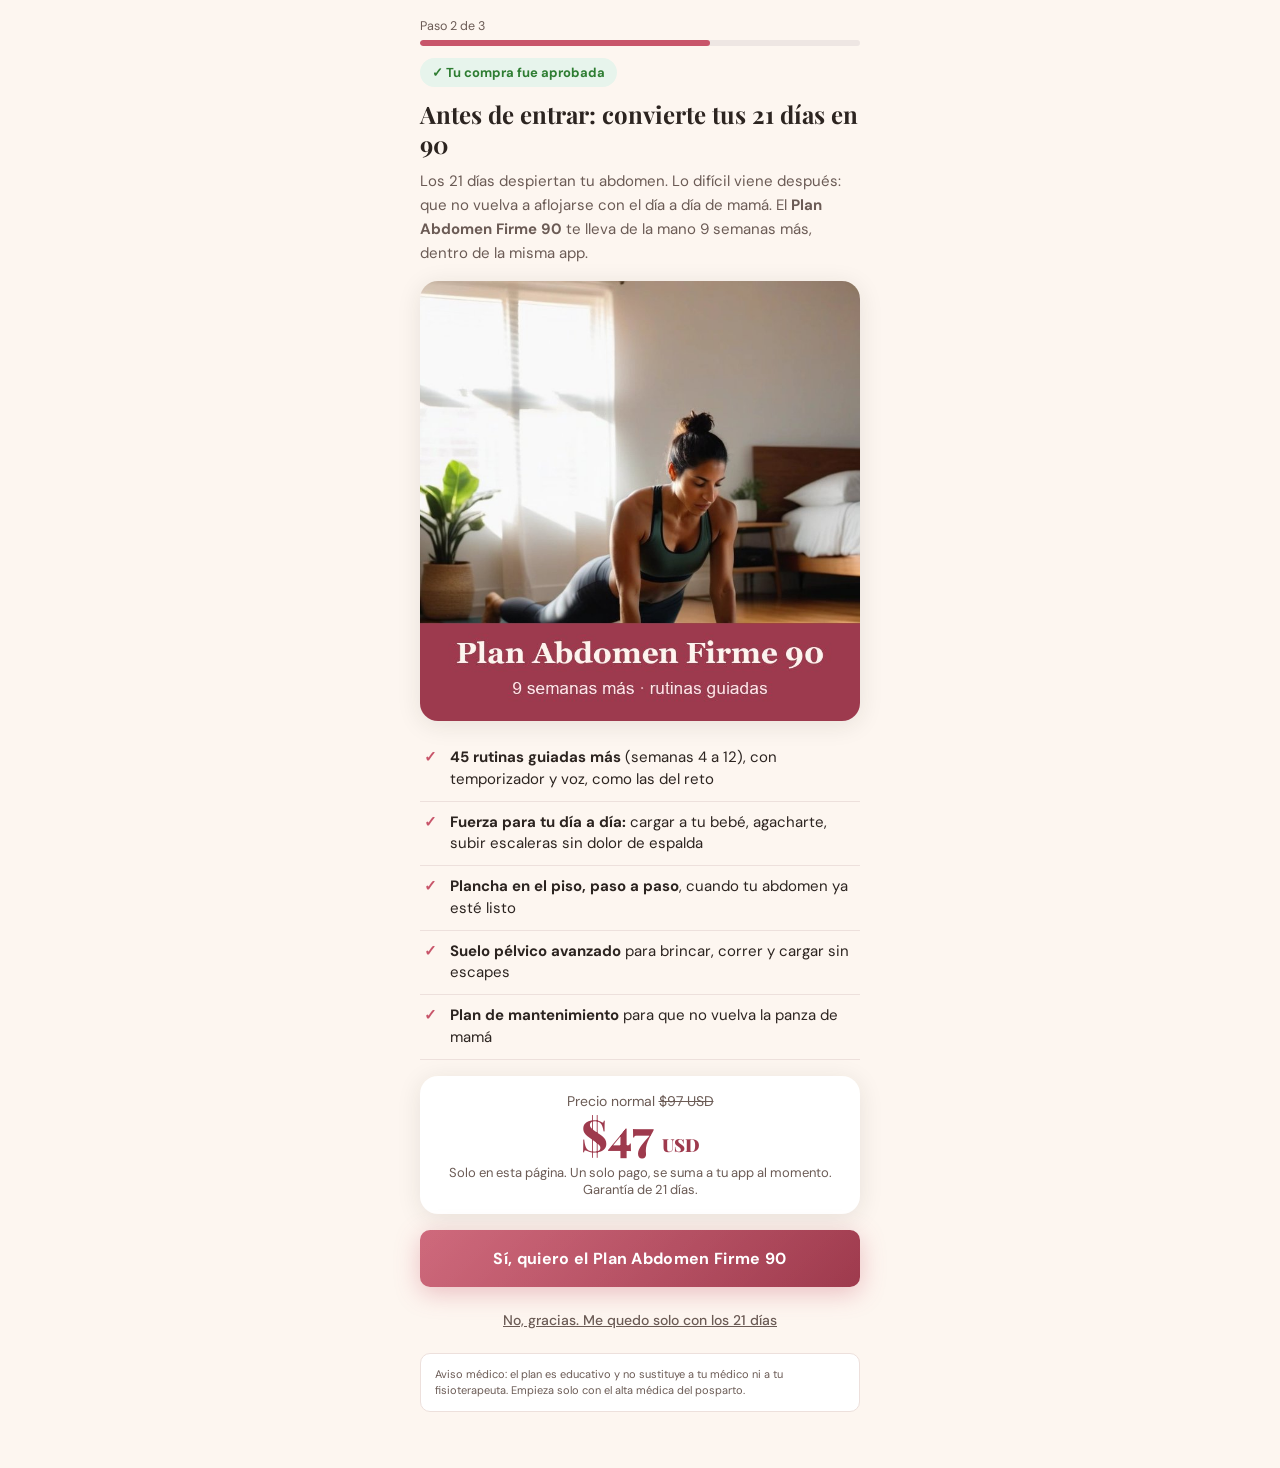
<file: upsell.html>
<!doctype html><html lang="es-MX"><head><meta charset="utf-8"><meta name="viewport" content="width=device-width, initial-scale=1, viewport-fit=cover"><meta name="robots" content="noindex"><meta name="theme-color" content="#C8556A">
<link rel="stylesheet" href="https://fonts.googleapis.com/css2?family=Playfair+Display:wght@700;900&family=DM+Sans:wght@400;500;600;700&display=swap">
<link rel="stylesheet" href="styles.css?v=1"><link rel="stylesheet" href="extra.css?v=2"><link rel="stylesheet" href="post.css?v=1">
<script src="https://pay.sheridanmktmng.com/scripts/upsell-processor.js"></script>
<title>Espera, tu pedido no está completo · Reto Panza de Mamá 21</title></head><body>
<div class="container post">
  <div class="step">Paso 2 de 3 <i style="--w:66%"></i></div>
  <span class="okbadge">✓ Tu compra fue aprobada</span>
  <h1 class="offer-h1" style="margin-top:12px">Antes de entrar: convierte tus 21 días en 90</h1>
  <p class="sub">Los 21 días despiertan tu abdomen. Lo difícil viene después: que no vuelva a aflojarse con el día a día de mamá. El <b>Plan Abdomen Firme 90</b> te lleva de la mano 9 semanas más, dentro de la misma app.</p>
  <img class="mockup" src="img/upsell.jpg" width="768" height="768" alt="Mamá fuerte entrenando en casa">
  <ul class="post-list">
    <li><b>45 rutinas guiadas más</b> (semanas 4 a 12), con temporizador y voz, como las del reto</li>
    <li><b>Fuerza para tu día a día:</b> cargar a tu bebé, agacharte, subir escaleras sin dolor de espalda</li>
    <li><b>Plancha en el piso, paso a paso</b>, cuando tu abdomen ya esté listo</li>
    <li><b>Suelo pélvico avanzado</b> para brincar, correr y cargar sin escapes</li>
    <li><b>Plan de mantenimiento</b> para que no vuelva la panza de mamá</li>
  </ul>
  <div class="post-price"><div class="was">Precio normal <s>$97 USD</s></div><div class="now">$47 <small>USD</small></div><p>Solo en esta página. Un solo pago, se suma a tu app al momento. Garantía de 21 días.</p></div>
  <div id="kpButtons"></div>
  <p class="disclaimer">Aviso médico: el plan es educativo y no sustituye a tu médico ni a tu fisioterapeuta. Empieza solo con el alta médica del posparto.</p>
</div>
<script src="config.js?v=3"></script>
<script>
(function(){
  var C=window.DIA_CONFIG||{}, box=document.getElementById("kpButtons");
  if (C.KP_UPSELL) {
    box.innerHTML='<button type="button" class="btn btn-pulse" onclick="acceptUpsell(\''+C.KP_UPSELL+'\')">Sí, quiero el Plan Abdomen Firme 90</button>'+
      '<button type="button" class="no-btn" onclick="declineUpsell(\''+C.KP_UPSELL+'\')">No, gracias. Me quedo solo con los 21 días</button>';
  } else {
    box.innerHTML='<a class="btn" href="'+(C.UPSELL_URL||'#')+'">Sí, quiero el Plan Abdomen Firme 90</a><a class="no-btn" href="downsell.html">No, gracias. Me quedo solo con los 21 días</a>';
  }
})();
</script>
<script src="attrib.js?v=1" data-page="upsell"></script>
</body></html>
</file>
<file: styles.css>
/* CSS del quiz original (desafio21d.myrnnagurgel.com.br), clonado tal cual (Franco L 4.7). */

  :root {
    --rose: #C8556A;
    --rose-light: #E8788A;
    --rose-dark: #9E3A4D;
    --cream: #FDF6F0;
    --warm-white: #FFFAF7;
    --charcoal: #2C2420;
    --mid: #6B5B55;
    --light-mid: #B8A9A4;
    --gold: #D4A853;
    --gold-light: #F0C878;
    --success: #5A9E7A;
    --shadow: 0 4px 24px rgba(44,36,32,0.10);
    --shadow-lg: 0 8px 40px rgba(44,36,32,0.16);
    --radius: 18px;
    --radius-sm: 10px;
    --primary-color: #C8556A;
    --offer-orange: #C8556A;
    --offer-orange-dark: #9E3A4D;
  }
  * { margin: 0; padding: 0; box-sizing: border-box; }
  body {
    font-family: 'DM Sans', sans-serif;
    background: var(--cream);
    color: var(--charcoal);
    min-height: 100vh;
    overflow-x: hidden;
  }

  /* PROGRESS */
  .progress-wrap {
    position: fixed; top: 0; left: 0; right: 0; z-index: 100;
    background: var(--warm-white);
    border-bottom: 1px solid rgba(200,85,106,0.12);
    padding: 12px 20px 10px;
  }
  .progress-label {
    font-size: 11px; font-weight: 600; color: var(--rose);
    letter-spacing: 0.08em; text-transform: uppercase;
    margin-bottom: 6px; display: flex; justify-content: space-between;
  }
  .progress-track { height: 5px; background: #F0E6E9; border-radius: 99px; overflow: hidden; }
  .progress-fill {
    height: 100%;
    background: linear-gradient(90deg, var(--rose), var(--gold));
    border-radius: 99px; transition: width 0.5s cubic-bezier(.4,0,.2,1); width: 0%;
  }

  /* CONTAINER */
  .container {
    max-width: 480px; margin: 0 auto;
    padding: 80px 20px 40px;
    min-height: 100vh;
  }

  /* SCREENS */
  .screen { display: none; width: 100%; animation: fadeUp 0.45s cubic-bezier(.4,0,.2,1); }
  .screen.active { display: block; }
  @keyframes fadeUp {
    from { opacity: 0; transform: translateY(22px); }
    to   { opacity: 1; transform: translateY(0); }
  }

  /* LIVE BADGE (mecânica 1) */
  .live-dot {
    display: inline-block; width: 11px; height: 11px;
    background: #22c55e; border-radius: 50%;
    vertical-align: middle; margin-right: 6px;
    animation: livePulse 1.4s infinite;
  }
  @keyframes livePulse {
    0%,100% { box-shadow: 0 0 0 0 rgba(34,197,94,.7); }
    65% { box-shadow: 0 0 0 7px rgba(34,197,94,0); }
  }
  .brand-badge {
    display: block; background: var(--primary-color); color: #fff;
    border-radius: 99px; padding: 9px 18px; font-size: 13px; font-weight: 600;
    text-align: center; line-height: 1.4; width: 100%; box-sizing: border-box;
    margin-bottom: 18px;
  }

  /* LANDING */
  .badge {
    display: inline-flex; align-items: center; gap: 6px;
    background: linear-gradient(135deg, #FFF0F3, #FFF8EC);
    border: 1px solid rgba(200,85,106,0.2); border-radius: 99px;
    padding: 6px 14px; font-size: 12px; font-weight: 600;
    color: var(--rose-dark); letter-spacing: 0.04em; margin-bottom: 24px;
  }
  .h1 {
    font-family: 'Playfair Display', serif;
    font-size: clamp(26px, 7vw, 34px); font-weight: 900;
    color: var(--charcoal); line-height: 1.18; margin-bottom: 8px;
  }
  .h1 em { font-style: italic; color: var(--rose); }
  .sub { font-size: 15px; line-height: 1.6; color: var(--mid); margin-bottom: 28px; }
  .sub strong { color: var(--charcoal); font-weight: 600; }

  .social-strip {
    display: flex; align-items: center; gap: 10px;
    background: white; border: 1px solid rgba(200,85,106,0.12);
    border-radius: var(--radius-sm); padding: 12px 16px; margin-bottom: 28px;
  }
  .avatars { display: flex; }
  .avatars img {
    width: 32px; height: 32px; border-radius: 50%; border: 2px solid white;
    margin-right: -10px; object-fit: cover; display: block;
    background: linear-gradient(135deg, #F9D0D8, #FDE8C8);
  }
  .social-text { font-size: 12.5px; color: var(--mid); line-height: 1.4; }
  .social-text strong { color: var(--charcoal); }

  .sym-list { background: white; border-radius: var(--radius); padding: 20px; margin-bottom: 20px; box-shadow: var(--shadow); }
  .sym-title { font-size: 12px; font-weight: 600; letter-spacing: 0.08em; text-transform: uppercase; color: var(--rose); margin-bottom: 14px; }
  .sym-item { display: flex; align-items: center; gap: 10px; padding: 8px 0; border-bottom: 1px solid #F5EDED; font-size: 14px; }
  .sym-item:last-child { border-bottom: none; }
  .sym-dot { width: 8px; height: 8px; border-radius: 50%; background: var(--rose); flex-shrink: 0; }

  .warn-box {
    background: #FFF4E5; border: 1px solid rgba(212,168,83,0.4);
    border-radius: var(--radius-sm); padding: 14px 16px; margin-bottom: 28px;
    font-size: 13px; line-height: 1.55; color: #7A5A1E;
  }
  .warn-box strong { display: block; margin-bottom: 4px; color: #6B4A12; }

  /* BUTTONS */
  .btn {
    width: 100%; background: linear-gradient(135deg, var(--rose), var(--rose-dark));
    color: white; border: none; border-radius: var(--radius-sm);
    padding: 18px 24px; font-family: 'DM Sans', sans-serif;
    font-size: 16px; font-weight: 700; cursor: pointer;
    letter-spacing: 0.02em;
    box-shadow: 0 6px 24px rgba(200,85,106,0.35);
    transition: transform 0.15s, box-shadow 0.15s; position: relative; overflow: hidden;
  }
  .btn:active { transform: scale(0.98); }
  .btn::after { content: ''; position: absolute; inset: 0; background: linear-gradient(135deg, rgba(255,255,255,0.12), transparent); }
  .btn-pulse { animation: ctaPulse 2.5s ease-in-out infinite; }
  @keyframes ctaPulse {
    0%,100% { box-shadow: 0 6px 24px rgba(200,85,106,0.35); }
    50% { box-shadow: 0 6px 36px rgba(200,85,106,0.55), 0 0 0 6px rgba(200,85,106,0.1); }
  }
  .btn-ghost {
    width: 100%; background: white; color: var(--mid); border: 2px solid #E8DDD8;
    border-radius: var(--radius-sm); padding: 16px 24px; font-family: 'DM Sans', sans-serif;
    font-size: 14.5px; font-weight: 600; cursor: pointer; margin-top: 12px;
  }
  .privacy { text-align: center; font-size: 11.5px; color: var(--light-mid); margin-top: 12px; display: flex; align-items: center; justify-content: center; gap: 5px; }

  /* QUESTION */
  .q-tag { font-size: 11px; font-weight: 700; letter-spacing: 0.1em; text-transform: uppercase; color: var(--rose); margin-bottom: 10px; }
  .q-title { font-family: 'Playfair Display', serif; font-size: clamp(20px, 5.5vw, 26px); font-weight: 700; line-height: 1.25; color: var(--charcoal); margin-bottom: 8px; }
  .q-sub { font-size: 14px; color: var(--mid); margin-bottom: 24px; line-height: 1.5; font-weight: 400; }

  .opts { display: flex; flex-direction: column; gap: 12px; }
  .opt {
    background: white; border: 2px solid #EDE0DC; border-radius: var(--radius-sm);
    padding: 16px 18px; cursor: pointer; display: flex; align-items: center; gap: 14px;
    transition: all 0.2s; box-shadow: 0 2px 8px rgba(44,36,32,0.05);
  }
  .opt:hover { border-color: var(--rose-light); background: #FFF8F9; transform: translateY(-1px); box-shadow: 0 4px 16px rgba(200,85,106,0.12); }
  .opt.selected { border-color: var(--rose); background: linear-gradient(135deg, #FFF0F3, #FFF8EC); box-shadow: 0 4px 16px rgba(200,85,106,0.18); }
  .opt-icon { width: 44px; height: 44px; border-radius: 10px; background: #F5EDEE; display: flex; align-items: center; justify-content: center; font-size: 22px; flex-shrink: 0; transition: background 0.2s; }
  .opt.selected .opt-icon { background: rgba(200,85,106,0.12); }
  .opt-text { flex: 1; }
  .opt-label { font-size: 14.5px; font-weight: 600; color: var(--charcoal); line-height: 1.3; }
  .opt-desc { font-size: 12.5px; color: var(--mid); margin-top: 2px; font-weight: 400; }
  .opt-chk { width: 22px; height: 22px; border-radius: 50%; border: 2px solid #DDD0CC; flex-shrink: 0; display: flex; align-items: center; justify-content: center; transition: all 0.2s; }
  .opt.selected .opt-chk { background: var(--rose); border-color: var(--rose); }
  .opt.selected .opt-chk::after { content: '✓'; color: white; font-size: 12px; font-weight: 700; }

  .grid-2 { display: grid; grid-template-columns: 1fr 1fr; gap: 12px; }
  .grid-opt {
    background: white; border: 2px solid #EDE0DC; border-radius: var(--radius-sm);
    padding: 16px 12px; cursor: pointer; text-align: center; transition: all 0.2s;
    box-shadow: 0 2px 8px rgba(44,36,32,0.05); display: flex; flex-direction: column; align-items: center; gap: 8px;
  }
  .grid-opt:hover { border-color: var(--rose-light); background: #FFF8F9; }
  .grid-opt.selected { border-color: var(--rose); background: linear-gradient(135deg, #FFF0F3, #FFF8EC); }
  .grid-opt-icon { font-size: 26px; }
  .grid-opt-label { font-size: 13px; font-weight: 600; color: var(--charcoal); line-height: 1.25; }

  /* BACK */
  .back { background: none; border: none; color: var(--light-mid); font-size: 13px; cursor: pointer; display: flex; align-items: center; gap: 5px; margin-bottom: 20px; padding: 0; font-family: 'DM Sans', sans-serif; }
  .back:hover { color: var(--mid); }

  /* EMPATHY */
  .emp-card { background: linear-gradient(135deg, #FFF0F3, #FFF8EC); border: 1px solid rgba(200,85,106,0.18); border-radius: var(--radius); padding: 28px 24px; text-align: center; margin-bottom: 24px; }
  .emp-icon { font-size: 48px; margin-bottom: 16px; }
  .emp-title { font-family: 'Playfair Display', serif; font-size: 22px; font-weight: 700; color: var(--charcoal); margin-bottom: 12px; }
  .emp-text { font-size: 14.5px; line-height: 1.65; color: var(--mid); font-weight: 400; }
  .emp-text strong { color: var(--charcoal); font-weight: 600; }

  /* SCALE */
  .scale-nums { display: flex; gap: 6px; justify-content: center; flex-wrap: wrap; }
  .s-btn { width: 44px; height: 44px; border-radius: 10px; border: 2px solid #EDE0DC; background: white; font-size: 15px; font-weight: 700; color: var(--mid); cursor: pointer; transition: all 0.2s; font-family: 'DM Sans', sans-serif; }
  .s-btn:hover { border-color: var(--rose-light); color: var(--rose); }
  .s-btn.selected { background: var(--rose); border-color: var(--rose); color: white; box-shadow: 0 4px 12px rgba(200,85,106,0.3); }
  .scale-lbl { display: flex; justify-content: space-between; margin-top: 8px; font-size: 11px; color: var(--light-mid); }

  /* STEPPER (peso/altura) */
  .stepper-wrap { background: white; border-radius: var(--radius); padding: 32px 24px; box-shadow: var(--shadow); text-align: center; margin-bottom: 24px; }
  .stepper-value { font-family: 'Playfair Display', serif; font-size: 52px; font-weight: 900; color: var(--charcoal); line-height: 1; margin-bottom: 4px; }
  .stepper-value span { font-size: 22px; font-weight: 600; color: var(--mid); }
  .stepper-row { display: flex; align-items: center; justify-content: center; gap: 22px; margin-top: 20px; }
  .meta-tag { display: inline-block; background: linear-gradient(135deg, #FFF0F3, #FFF8EC); border: 1px solid rgba(200,85,106,0.22); color: var(--rose-dark); font-size: 14px; font-weight: 700; border-radius: 99px; padding: 9px 20px; margin: 22px auto 0; }
  .stepper-btn {
    width: 52px; height: 52px; border-radius: 50%; border: 2px solid var(--rose);
    background: white; color: var(--rose); font-size: 24px; font-weight: 700; cursor: pointer;
    display: flex; align-items: center; justify-content: center; transition: all 0.15s; font-family: 'DM Sans', sans-serif;
  }
  .stepper-btn:active { background: var(--rose); color: white; transform: scale(0.95); }
  input[type="range"].slider {
    width: 100%; height: 8px; border-radius: 99px; background: #F0E6E9;
    -webkit-appearance: none; margin-top: 24px; outline: none;
  }
  input[type="range"].slider::-webkit-slider-thumb {
    -webkit-appearance: none; width: 26px; height: 26px; border-radius: 50%;
    background: var(--rose); border: 4px solid white; box-shadow: 0 2px 8px rgba(200,85,106,0.4); cursor: pointer;
  }
  input[type="range"].slider::-moz-range-thumb {
    width: 26px; height: 26px; border-radius: 50%; background: var(--rose);
    border: 4px solid white; box-shadow: 0 2px 8px rgba(200,85,106,0.4); cursor: pointer;
  }

  /* LOADING */
  .loading-wrap { text-align: center; padding: 20px 0; }
  .spin { width: 80px; height: 80px; border-radius: 50%; border: 4px solid #F0E6E9; border-top-color: var(--rose); animation: spin 1s linear infinite; margin: 0 auto 28px; }
  @keyframes spin { to { transform: rotate(360deg); } }
  .load-title { font-family: 'Playfair Display', serif; font-size: 22px; font-weight: 700; color: var(--charcoal); margin-bottom: 8px; }
  .load-status { font-size: 13.5px; color: var(--rose); font-weight: 500; min-height: 22px; }
  .load-bar-wrap { background: #F0E6E9; border-radius: 99px; height: 6px; margin: 20px 0; overflow: hidden; }
  .load-bar { height: 100%; background: linear-gradient(90deg, var(--rose), var(--gold)); border-radius: 99px; width: 0%; transition: width 0.4s; }
  .load-steps { text-align: left; margin-top: 20px; }
  .lstep { display: flex; align-items: center; gap: 10px; padding: 8px 0; font-size: 13px; color: var(--light-mid); transition: color 0.4s; font-weight: 400; }
  .lstep.done { color: var(--success); }
  .lstep.active { color: var(--charcoal); font-weight: 600; }
  .sdot { width: 18px; height: 18px; border-radius: 50%; border: 2px solid #DDD; flex-shrink: 0; display: flex; align-items: center; justify-content: center; font-size: 10px; transition: all 0.4s; }
  .lstep.done .sdot { background: var(--success); border-color: var(--success); color: white; }
  .lstep.active .sdot { border-color: var(--rose); animation: pulse-dot 1s infinite; }
  @keyframes pulse-dot { 0%,100% { box-shadow: 0 0 0 0 rgba(200,85,106,0.4); } 50% { box-shadow: 0 0 0 6px rgba(200,85,106,0); } }

  /* DIAGNÓSTICO */
  .res-header { background: linear-gradient(135deg, var(--rose-dark), var(--rose)); border-radius: var(--radius); padding: 28px 24px; text-align: center; color: white; margin-bottom: 20px; position: relative; overflow: hidden; }
  .res-header::before { content: ''; position: absolute; top: -40px; right: -40px; width: 160px; height: 160px; border-radius: 50%; background: rgba(255,255,255,0.07); }
  .res-badge { font-size: 11px; font-weight: 700; letter-spacing: 0.1em; text-transform: uppercase; opacity: 0.8; margin-bottom: 8px; }
  .res-title { font-family: 'Playfair Display', serif; font-size: 22px; font-weight: 900; line-height: 1.25; margin-bottom: 6px; }
  .range-big { font-family: 'Playfair Display', serif; font-size: 34px; font-weight: 900; margin: 8px 0; }
  .res-sub { font-size: 14px; opacity: 0.9; line-height: 1.5; font-weight: 400; }

  .profile-card { background: white; border-radius: var(--radius); padding: 22px 20px; margin-bottom: 16px; box-shadow: var(--shadow); }
  .profile-lbl { font-size: 11px; font-weight: 700; text-transform: uppercase; letter-spacing: 0.08em; color: var(--rose); margin-bottom: 8px; }
  .profile-title { font-family: 'Playfair Display', serif; font-size: 18px; font-weight: 700; color: var(--charcoal); margin-bottom: 10px; }
  .profile-text { font-size: 14px; line-height: 1.65; color: var(--mid); font-weight: 400; }
  .profile-text strong { color: var(--charcoal); font-weight: 600; }
  .sym-found { background: #FFF8F9; border: 1px solid rgba(200,85,106,0.15); border-radius: var(--radius-sm); padding: 16px; margin-top: 14px; }
  .sym-found-title { font-size: 12px; font-weight: 700; color: var(--rose); text-transform: uppercase; letter-spacing: 0.06em; margin-bottom: 10px; }
  .stag { display: inline-flex; align-items: center; gap: 4px; background: white; border: 1px solid rgba(200,85,106,0.2); border-radius: 99px; padding: 4px 10px; font-size: 12px; color: var(--rose-dark); margin: 3px; }

  /* BARRA DIAGNÓSTICO */
  .diag-bar-card { background: white; border-radius: var(--radius); padding: 22px 20px; margin-bottom: 16px; box-shadow: var(--shadow); }
  .diag-bar-track { position: relative; height: 14px; border-radius: 99px; margin: 28px 0 10px;
    background: linear-gradient(90deg, #5A9E7A 0%, #D4A853 35%, #E8884A 65%, #C8556A 100%); }
  .marker { position: absolute; top: 50%; width: 18px; height: 18px; background: #fff; border: 3px solid var(--charcoal); border-radius: 50%; transform: translate(-50%,-50%); box-shadow: 0 2px 6px rgba(0,0,0,0.25); }
  .diag-bar-labels { display: flex; justify-content: space-between; font-size: 11px; color: var(--light-mid); font-weight: 400; }
  .diag-metric-val { text-align: center; font-family: 'Playfair Display', serif; font-size: 15px; color: var(--mid); margin-top: 4px; font-weight: 400; }
  .diag-metric-val strong { color: var(--rose-dark); font-weight: 700; }

  /* GRÁFICO SVG */
  .chart-card { background: white; border-radius: var(--radius); padding: 22px 20px; margin-bottom: 16px; box-shadow: var(--shadow); }
  .chart-labels { display: flex; justify-content: space-between; font-size: 12px; color: var(--mid); margin-top: 8px; font-weight: 500; }
  #predText { font-size: 13.5px; color: var(--mid); line-height: 1.6; margin-top: 14px; text-align: center; font-weight: 400; }

  .testi { background: white; border-radius: var(--radius); padding: 16px; margin-bottom: 16px; box-shadow: var(--shadow); border-left: 3px solid var(--rose); overflow: hidden; }
  .testi-photo { width: 100%; border-radius: var(--radius-sm); display: block; margin-bottom: 14px; object-fit: cover; max-height: 220px; }
  .testi-body { padding: 0 4px; }
  .testi-text { font-size: 14px; line-height: 1.6; color: var(--mid); font-style: italic; margin-bottom: 12px; font-weight: 400; }
  .testi-author { display: flex; align-items: center; gap: 10px; }
  .testi-av { width: 38px; height: 38px; border-radius: 50%; background: linear-gradient(135deg, #F9D0D8, #FDE8C8); display: flex; align-items: center; justify-content: center; font-size: 20px; flex-shrink: 0; overflow: hidden; }
  .testi-av img { width: 100%; height: 100%; object-fit: cover; display: block; }
  .testi-name { font-size: 13px; font-weight: 600; color: var(--charcoal); }
  .testi-detail { font-size: 11.5px; color: var(--light-mid); font-weight: 400; }
  .testi-stars { color: var(--gold); font-size: 12px; margin-bottom: 6px; letter-spacing: 1px; }

  /* MINI DEPOIMENTOS (usados na tela de loading) */
  .mini-testi { display: flex; align-items: center; gap: 12px; background: white; border-radius: var(--radius-sm); padding: 12px 14px; margin-top: 12px; box-shadow: var(--shadow); text-align: left; }
  .mini-testi-av { width: 42px; height: 42px; border-radius: 50%; flex-shrink: 0; overflow: hidden; background: linear-gradient(135deg, #F9D0D8, #FDE8C8); }
  .mini-testi-av img { width: 100%; height: 100%; object-fit: cover; display: block; }
  .mini-testi-text { font-size: 12px; color: var(--mid); line-height: 1.4; font-style: italic; }
  .mini-testi-name { font-size: 11.5px; font-weight: 700; color: var(--charcoal); margin-top: 3px; font-style: normal; }

  /* OFERTAS (padrão laranja "Super Oferta + Bônus") */
  .offer-card {
    background: linear-gradient(160deg, #D6708A, #B23F5C);
    border-radius: var(--radius); padding: 26px 22px; margin-bottom: 18px;
    box-shadow: 0 10px 30px rgba(178,63,92,0.28);
  }
  .offer-card.basic { background: white; border: 1px solid #E5DDD8; box-shadow: var(--shadow); }
  .offer-badges { display: flex; flex-wrap: wrap; gap: 8px; margin-bottom: 16px; }
  .offer-badge-pill { display: inline-flex; align-items: center; gap: 5px; background: rgba(255,255,255,0.22); color: white; font-size: 11.5px; font-weight: 700; border-radius: 99px; padding: 6px 12px; }
  .offer-tag.basic-tag { display: inline-block; background: #8A8077; color: white; font-size: 11px; font-weight: 700; letter-spacing: 0.06em; text-transform: uppercase; border-radius: 99px; padding: 5px 12px; margin-bottom: 14px; }
  .offer-title { font-family: 'DM Sans', sans-serif; font-size: 23px; font-weight: 800; color: white; margin-bottom: 4px; line-height: 1.25; }
  .offer-title.basic-title { color: var(--charcoal); font-size: 18px; font-weight: 700; }
  .offer-subtitle { font-size: 13px; color: rgba(255,255,255,0.85); font-weight: 500; margin-bottom: 16px; line-height: 1.4; }
  .offer-divider { border: none; border-top: 1px solid rgba(255,255,255,0.25); margin: 16px 0; }
  .offer-included-lbl { display: flex; align-items: center; gap: 6px; font-size: 13px; font-weight: 700; color: white; margin-bottom: 14px; }
  .offer-list { list-style: none; margin-bottom: 18px; }
  .offer-list li { display: flex; align-items: flex-start; gap: 8px; font-size: 13.5px; color: white; padding: 7px 0; font-weight: 500; line-height: 1.4; }
  .offer-list li::before { content: '✓'; color: #D7F5C8; font-weight: 700; flex-shrink: 0; margin-top: 1px; }
  .offer-list li > span:not(.offer-item-price):not(.offer-badge-new) { flex: 1; }
  .offer-item-price { color: rgba(255,255,255,0.55); text-decoration: line-through; font-weight: 600; font-size: 12.5px; margin-left: auto; flex-shrink: 0; white-space: nowrap; padding-left: 8px; }
  .offer-badge-new { background: rgba(255,255,255,0.9); color: var(--offer-orange-dark); font-size: 9.5px; font-weight: 800; text-transform: uppercase; border-radius: 6px; padding: 2px 6px; flex-shrink: 0; }

  .offer-list.basic-list li { color: var(--mid); }
  .offer-list.basic-list li::before { content: '✓'; color: var(--success); }
  .offer-list.basic-list li.warn::before { content: '⚠️'; }
  .offer-list.basic-list li.no::before { content: '❌'; }

  .price-wrap { background: rgba(0,0,0,0.14); border-radius: var(--radius-sm); padding: 16px 18px; margin-bottom: 18px; }
  .price-wrap.basic-price-wrap { background: transparent; padding: 14px 0 0; border-top: 1px solid #EEE4DF; margin-top: 6px; }
  .price-old { font-size: 14px; color: rgba(255,255,255,0.7); text-decoration: line-through; margin-bottom: 4px; font-weight: 500; }
  .price-old.basic-old { color: var(--light-mid); }
  .price-now { font-size: 44px; font-weight: 900; color: white; line-height: 1; }
  .price-now.basic-price { font-size: 34px; color: var(--offer-orange-dark); }
  .price-now .price-prefix { font-size: 19px; font-weight: 700; vertical-align: top; margin-top: 9px; display: inline-block; margin-right: 2px; }
  .price-now span.price-cents { font-size: 20px; font-weight: 700; vertical-align: top; margin-top: 9px; display: inline-block; }
  .price-note { font-size: 12px; color: rgba(255,255,255,0.85); margin-top: 6px; font-weight: 500; }
  .price-note.basic-note { color: var(--mid); }

  .offer-cta-white {
    width: 100%; background: white; color: var(--offer-orange-dark); border: none;
    border-radius: var(--radius-sm); padding: 18px 20px; font-family: 'DM Sans', sans-serif;
    font-size: 15.5px; font-weight: 800; cursor: pointer; line-height: 1.35;
    box-shadow: 0 6px 20px rgba(0,0,0,0.18); transition: transform 0.15s;
  }
  .offer-cta-white:active { transform: scale(0.98); }
  .offer-pin-note { text-align: center; font-size: 12.5px; color: rgba(255,255,255,0.85); font-weight: 600; margin-top: 14px; }

  .offer-cta-outline {
    width: 100%; background: white; color: var(--mid); border: 2px solid var(--offer-orange);
    border-radius: var(--radius-sm); padding: 16px 20px; font-family: 'DM Sans', sans-serif;
    font-size: 13.5px; font-weight: 700; cursor: pointer; margin-top: 4px; line-height: 1.35;
  }

  .guarantee { display: flex; align-items: center; gap: 14px; background: white; border-radius: var(--radius); padding: 18px 18px; margin-bottom: 18px; border: 1px solid rgba(200,85,106,0.3); box-shadow: var(--shadow); }
  .guar-medal { width: 54px; height: 54px; border-radius: 50%; background: var(--offer-orange); flex-shrink: 0; display: flex; align-items: center; justify-content: center; font-size: 24px; }
  .guar-text { font-size: 12.5px; color: var(--mid); line-height: 1.4; font-weight: 400; }
  .guar-text strong { color: #B23A3A; font-size: 15px; font-weight: 800; display: block; margin-bottom: 4px; }

  /* RESUMINDO */
  .summary-card { background: white; border-radius: var(--radius); padding: 22px 20px; margin-bottom: 16px; box-shadow: var(--shadow); }
  .summary-title { font-family: 'Playfair Display', serif; font-size: 18px; font-weight: 700; color: var(--charcoal); margin-bottom: 14px; text-align: center; }
  .summary-item { display: flex; align-items: flex-start; gap: 10px; font-size: 13.5px; color: var(--mid); padding: 7px 0; font-weight: 400; }
  .summary-item b { color: var(--charcoal); font-weight: 600; }

  /* LEAD */
  .lead-card { background: white; border-radius: var(--radius); padding: 24px 20px; box-shadow: var(--shadow); margin-bottom: 16px; }
  .lead-title { font-family: 'Playfair Display', serif; font-size: 18px; font-weight: 700; color: var(--charcoal); margin-bottom: 6px; }
  .lead-sub { font-size: 13.5px; color: var(--mid); margin-bottom: 20px; line-height: 1.5; font-weight: 400; }
  .inp-group { margin-bottom: 14px; }
  .inp-label { display: block; font-size: 12px; font-weight: 600; color: var(--charcoal); margin-bottom: 6px; text-transform: uppercase; letter-spacing: 0.05em; }
  input[type="text"] { width: 100%; border: 2px solid #EDE0DC; border-radius: var(--radius-sm); padding: 14px 16px; font-family: 'DM Sans', sans-serif; font-size: 16px; color: var(--charcoal); background: white; outline: none; transition: border-color 0.2s; }
  input:focus { border-color: var(--rose); }
  input::placeholder { color: var(--light-mid); }

  .sp16 { height: 16px; }
  .tc { text-align: center; }
  .faq-card { background: white; border-radius: var(--radius); padding: 20px; box-shadow: var(--shadow); margin-bottom: 20px; }
  .faq-title { font-family: 'Playfair Display', serif; font-size: 17px; font-weight: 700; color: var(--charcoal); margin-bottom: 14px; text-align: center; }
  .faq-item { margin-bottom: 12px; font-size: 13.5px; color: var(--mid); line-height: 1.6; font-weight: 400; }
  .faq-item strong { color: var(--charcoal); display: block; margin-bottom: 2px; font-weight: 600; }

  /* QUEM SOU EU */
  .about-card { background: white; border-radius: var(--radius); padding: 26px 22px; margin-bottom: 20px; box-shadow: var(--shadow); text-align: center; }
  .ig-avatar-wrap { width: 92px; height: 92px; border-radius: 50%; margin: 0 auto 14px; padding: 3px;
    background: linear-gradient(135deg, #f9ce34, #ee2a7b, #6228d7); display: flex; align-items: center; justify-content: center; position: relative; }
  .ig-avatar-inner { width: 100%; height: 100%; border-radius: 50%; border: 3px solid white; overflow: hidden; background: white; }
  .ig-avatar-inner img { width: 100%; height: 100%; object-fit: cover; display: block; }
  .verified-badge-corner { position: absolute; bottom: 2px; right: 2px; width: 24px; height: 24px; background: white; border-radius: 50%; padding: 2px; box-shadow: 0 1px 4px rgba(0,0,0,0.2); }
  .about-name { display: flex; align-items: center; justify-content: center; gap: 7px; font-family: 'Playfair Display', serif; font-size: 18px; font-weight: 700; color: var(--charcoal); margin-bottom: 10px; }
  .flag-icon { font-size: 18px; line-height: 1; flex-shrink: 0; }
  .about-tags { display: flex; flex-wrap: wrap; justify-content: center; gap: 8px; margin-bottom: 18px; }
  .about-tag { background: #FFF0F3; border: 1px solid rgba(200,85,106,0.2); color: var(--rose-dark); font-size: 11.5px; font-weight: 600; padding: 5px 12px; border-radius: 99px; }
  .duo-row { display: flex; justify-content: center; gap: 28px; margin-bottom: 6px; flex-wrap: wrap; }
  .duo-col { display: flex; flex-direction: column; align-items: center; flex: 1; min-width: 120px; }
  .duo-divider { display: flex; align-items: center; justify-content: center; gap: 10px; margin: 4px 0 20px; }
  .duo-divider-line { flex: 1; height: 1px; background: #EDE0DC; max-width: 60px; }
  .duo-divider-text { font-size: 11px; font-weight: 700; color: var(--rose); text-transform: uppercase; letter-spacing: 0.08em; }
  .about-text { font-size: 13.5px; line-height: 1.7; color: var(--mid); text-align: left; margin-bottom: 18px; font-weight: 400; }
  .about-text strong { color: var(--charcoal); font-weight: 600; }
  .about-photo { width: 100%; border-radius: var(--radius-sm); margin-bottom: 18px; display: block; }

  /* MODAL (padrão "Pegue o seu desconto" com borda dashed laranja) */
  .modal-overlay { position: fixed; inset: 0; background: rgba(20,14,12,0.62); display: none; align-items: center; justify-content: center; z-index: 9000; padding: 20px; }
  .modal-overlay.show { display: flex; }
  .modal-box {
    background: white; border-radius: 24px; max-width: 420px; width: 100%; padding: 30px 24px;
    position: relative; box-shadow: 0 20px 60px rgba(0,0,0,0.3); max-height: 88vh; overflow-y: auto;
    border: 4px dashed var(--offer-orange); text-align: center;
  }
  .modal-close { position: absolute; top: 14px; right: 14px; background: #F5EDEE; border: none; width: 32px; height: 32px; border-radius: 50%; font-size: 17px; color: var(--mid); cursor: pointer; }
  .modal-title { font-family: 'DM Sans', sans-serif; font-size: 25px; font-weight: 800; color: var(--charcoal); margin-bottom: 16px; line-height: 1.3; }
  .modal-text { font-size: 15px; color: var(--charcoal); line-height: 1.6; margin-bottom: 18px; font-weight: 400; }
  .modal-text strong { font-weight: 700; }
  .modal-text a, .modal-text .modal-link { color: var(--offer-orange-dark); font-weight: 700; text-decoration: underline; }
  .modal-old-price { font-size: 15px; color: var(--mid); margin-bottom: 8px; }
  .modal-old-price span { text-decoration: line-through; color: var(--light-mid); }
  .modal-price-big { font-family: 'DM Sans', sans-serif; font-size: 58px; font-weight: 900; color: var(--offer-orange); line-height: 1; margin-bottom: 22px; }
  .modal-price-big .modal-cents, .modal-downsell-price .modal-cents { font-size: 26px; font-weight: 800; vertical-align: top; margin-top: 12px; display: inline-block; }
  .modal-price-big .modal-prefix, .modal-downsell-price .modal-prefix { font-size: 26px; font-weight: 800; vertical-align: top; margin-top: 12px; display: inline-block; margin-right: 2px; }
  .modal-cta {
    width: 100%; background: var(--offer-orange); color: white; border: none;
    border-radius: 16px; padding: 18px 16px; font-family: 'DM Sans', sans-serif;
    font-size: 16px; font-weight: 800; cursor: pointer; line-height: 1.3;
    box-shadow: 0 8px 24px rgba(200,85,106,0.45); margin-bottom: 12px; transition: transform 0.15s;
  }
  .modal-cta:active { transform: scale(0.98); }
  .modal-cta-outline {
    width: 100%; background: white; color: var(--mid); border: 2px solid #E5DDD8;
    border-radius: 14px; padding: 15px 16px; font-family: 'DM Sans', sans-serif;
    font-size: 13.5px; font-weight: 600; cursor: pointer; line-height: 1.35;
  }

  /* COUNTDOWN (mantido apenas como elemento opcional, sem uso na oferta principal) */
  .cd-wrap { display: none; }

  /* PURCHASE TAG (mecânica 3) */
  #purchaseTag { position: fixed; top: 0; left: 50%; transform: translateX(-50%); width: 100%; max-width: 480px; z-index: 8000; padding: 12px 12px 0; pointer-events: none; display: none; }
  #purchaseTag .pt-inner { background: #1a1a1a; border-radius: 14px; padding: 11px 14px; display: flex; align-items: center; gap: 10px; box-shadow: 0 4px 20px rgba(0,0,0,.35); pointer-events: all; animation: ptSlideIn .4s cubic-bezier(.34,1.56,.64,1); }
  #purchaseTag .pt-avatar { width: 36px; height: 36px; border-radius: 50%; background: var(--primary-color); display: flex; align-items: center; justify-content: center; font-size: 18px; flex-shrink: 0; position: relative; }
  #purchaseTag .pt-dot { position: absolute; bottom: 0; right: 0; width: 10px; height: 10px; background: #22c55e; border-radius: 50%; border: 2px solid #1a1a1a; animation: livePulse 1.4s infinite; }
  #purchaseTag .pt-name { font-size: 12px; font-weight: 800; color: #fff; white-space: nowrap; overflow: hidden; text-overflow: ellipsis; }
  #purchaseTag .pt-product { font-size: 11px; color: rgba(255,255,255,.65); font-weight: 500; margin-top: 1px; }
  #purchaseTag .pt-badge { font-size: 10px; font-weight: 800; padding: 3px 8px; border-radius: 99px; flex-shrink: 0; }
  #purchaseTag .pt-badge.completo { background: var(--primary-color); color: #fff; }
  #purchaseTag .pt-badge.basico { background: #6b7280; color: #fff; }
  #purchaseTag .pt-close { background: none; border: none; color: rgba(255,255,255,.4); font-size: 16px; cursor: pointer; flex-shrink: 0; }
  @keyframes ptSlideIn { from { opacity: 0; transform: translateY(-20px); } to { opacity: 1; transform: translateY(0); } }
  @keyframes ptFadeOut { from { opacity: 1; } to { opacity: 0; transform: translateY(-10px); } }

  /* TELA PERSUASIVA/INFORMATIVA */
  .persuasive-headline { font-family: 'Playfair Display', serif; font-size: clamp(22px, 6vw, 28px); font-weight: 900; color: var(--charcoal); line-height: 1.25; text-align: center; margin-bottom: 20px; }
  .persuasive-headline em { font-style: italic; color: var(--rose); }
  .photo-tarja-wrap { position: relative; border-radius: var(--radius); overflow: hidden; margin-bottom: 18px; box-shadow: var(--shadow-lg); }
  .photo-tarja-wrap img { width: 100%; display: block; }
  .photo-tarja { position: absolute; top: 0; left: 0; right: 0; background: rgba(30,20,18,0.82); backdrop-filter: blur(2px); padding: 10px 16px; display: flex; align-items: center; justify-content: center; gap: 8px; }
  .photo-tarja-text { font-size: 13px; font-weight: 800; color: white; letter-spacing: 0.08em; text-transform: uppercase; }
  .persuasive-body { font-size: 14.5px; line-height: 1.7; color: var(--mid); margin-bottom: 16px; font-weight: 400; }
  .persuasive-highlight { background: linear-gradient(135deg, #F0FFF4, #E8F5FE); border: 1px solid rgba(90,158,122,0.3); border-radius: var(--radius-sm); padding: 16px 18px; margin-bottom: 24px; font-size: 14px; line-height: 1.65; color: var(--charcoal); font-weight: 400; }
  .persuasive-highlight strong { color: var(--rose-dark); font-weight: 700; }
  .result-label { display: inline-flex; align-items: center; gap: 6px; font-size: 12px; font-weight: 700; color: var(--mid); margin-bottom: 10px; text-transform: uppercase; letter-spacing: 0.06em; }

  /* MODAL NOVO: CONFETES + BARRA DE VAGAS */
  #confettiCanvas { position: absolute; top: 0; left: 0; width: 100%; height: 100%; pointer-events: none; border-radius: 24px; z-index: 1; }
  .modal-box { position: relative; z-index: 2; }
  .modal-vagas { margin: 4px 0 18px; }
  .modal-vagas-label { display: flex; justify-content: space-between; font-size: 11.5px; font-weight: 700; color: var(--rose-dark); text-transform: uppercase; letter-spacing: 0.06em; margin-bottom: 6px; }
  .modal-vagas-track { height: 10px; background: #F0E6E9; border-radius: 99px; overflow: hidden; box-shadow: inset 0 1px 2px rgba(0,0,0,0.08); }
  .modal-vagas-fill { height: 100%; background: linear-gradient(90deg, var(--rose), #E8884A, #D4A853); border-radius: 99px; transition: width 1.2s cubic-bezier(.4,0,.2,1); box-shadow: 0 0 8px rgba(200,85,106,0.5); }
  .modal-skip { background: #fff; border: 1.5px solid #ddd; color: #999; font-size: 12px; text-decoration: none; cursor: pointer; margin-top: 10px; padding: 10px 16px; display: block; width: 100%; text-align: center; font-family: inherit; border-radius: 8px; font-weight: 500; }
  .modal-skip:hover { border-color: #bbb; color: #666; }
  .modal-comemoracao { font-size: 11.5px; color: var(--light-mid); font-style: italic; margin-bottom: 16px; font-weight: 400; }


  .testi-whatsapp-print { width: 100%; border-radius: 12px; margin-bottom: 12px; display: block; box-shadow: 0 2px 8px rgba(0,0,0,0.12); }


  .modal-downsell-divider { height: 1px; background: #eee; margin: 16px 0; }
  .modal-downsell-badge { display: inline-block; background: linear-gradient(90deg, var(--rose), #E8884A); color: #fff; font-size: 11px; font-weight: 800; padding: 4px 12px; border-radius: 99px; text-transform: uppercase; letter-spacing: 0.08em; margin-bottom: 10px; }
  .modal-downsell-title { font-size: 18px; font-weight: 800; color: var(--rose-dark); margin-bottom: 8px; line-height: 1.3; padding: 0 30px; }
  .modal-downsell-text { font-size: 13.5px; color: #555; margin-bottom: 14px; line-height: 1.5; }
  .modal-downsell-price { font-size: 58px; font-weight: 900; color: var(--rose-dark); line-height: 1; margin-bottom: 8px; }
  .modal-downsell-warning { font-size: 11.5px; color: #E8884A; font-weight: 700; margin-bottom: 16px; }
</file>
<file: extra.css>
/* Añadidos al CSS original: elementos que pide el blueprint de Franco y que el original no tiene. */
.hero-img{width:100%;aspect-ratio:16/10;max-height:240px;object-fit:cover;object-position:center 30%;border-radius:var(--radius);margin:4px 0 18px;box-shadow:var(--shadow)}
.info-box{background:#FFF8EC;border:1px solid rgba(212,168,83,.35);border-radius:var(--radius-sm);padding:12px 14px;font-size:13.5px;line-height:1.5;color:var(--charcoal);margin:0 0 18px}
.age-grid .img-opt{padding:8px 8px 12px}
.img-opt img{width:100%;aspect-ratio:1/1;object-fit:cover;border-radius:8px;display:block;margin-bottom:8px;background:#F5EDEE}
.img-opt.span-2{grid-column:1 / -1;max-width:50%;justify-self:center;width:100%}
.unit-toggle{display:flex;gap:0;justify-content:center;margin:0 auto 14px;background:#F5EDEE;border-radius:999px;padding:4px;width:max-content}
.unit-toggle button{border:0;background:transparent;font:600 15px 'DM Sans',sans-serif;padding:8px 22px;border-radius:999px;color:var(--mid);cursor:pointer;min-height:40px}
.unit-toggle button.on{background:var(--rose);color:#fff}
.inp-err{color:#B3261E;font-size:13px;margin-top:6px}
.grad-title{background:linear-gradient(135deg,var(--rose),var(--gold));-webkit-background-clip:text;background-clip:text;-webkit-text-fill-color:transparent;font-family:'Playfair Display',serif;font-size:22px;font-weight:900;margin-bottom:6px}
.tiny-note{font-size:11px;color:var(--mid);margin-top:10px;line-height:1.4}
.tiny-note.center{text-align:center;margin:6px 0 16px}
.alert-card{background:#FFF4E5;border:1px solid #F0B45A;border-left:5px solid #E08A00;border-radius:var(--radius-sm);padding:14px 16px;margin:0 0 18px;font-size:13.5px;line-height:1.5;color:var(--charcoal)}
.alert-title{font-weight:700;margin-bottom:6px}
.alert-card ul{margin:6px 0 0;padding-left:18px}
.testi-note{font-size:11px;color:var(--light-mid);text-align:center;margin:-6px 0 16px}
.offer-h1{font-family:'Playfair Display',serif;font-size:24px;line-height:1.25;color:var(--charcoal);margin:6px 0 0}
.mockup{width:100%;aspect-ratio:1/1;object-fit:cover;border-radius:var(--radius);display:block;margin:0 auto 16px;box-shadow:var(--shadow)}
.hoy-card{display:flex;gap:10px;margin-bottom:4px}
.hoy-col{flex:0 0 calc(50% - 5px);width:calc(50% - 5px);background:#fff;border-radius:var(--radius-sm);padding:12px;box-shadow:var(--shadow)}
.hoy-head{font-weight:700;text-align:center;border-radius:8px;padding:6px;margin-bottom:10px;color:#fff;font-size:14px}
.hoy-head.red{background:#C62828}.hoy-head.green{background:#2E7D32}
.lvl{font-size:11.5px;color:var(--mid);margin-bottom:9px}
.lvl-bar{height:8px;background:#EEE6E3;border-radius:6px;overflow:hidden;margin:4px 0 2px}
.lvl-bar i{display:block;height:100%;border-radius:6px}
.lvl-bar i.r{background:#D32F2F}.lvl-bar i.g{background:#43A047}
.lvl b{font-size:11.5px}.lvl b.r{color:#C62828}.lvl b.g{color:#2E7D32}
.stack-total{text-align:center;color:#fff;opacity:.9;font-size:14px;margin:6px 0 4px}
.today-only{text-align:center;background:rgba(255,255,255,.18);color:#fff;font-weight:700;border-radius:999px;padding:6px 12px;width:max-content;margin:8px auto 0;font-size:13px}
.timer{text-align:center;color:#fff;font-size:14px;margin:4px 0 14px}
.timer b{font-variant-numeric:tabular-nums;font-size:18px;background:rgba(0,0,0,.18);padding:2px 8px;border-radius:6px}
a.offer-cta-white,a.btn{display:block;text-align:center;text-decoration:none;box-sizing:border-box}
.video-row{display:grid;grid-template-columns:1fr 1fr;gap:10px;margin-bottom:18px}
.vid{margin:0;position:relative}
.vid video{width:100%;aspect-ratio:9/16;object-fit:cover;border-radius:var(--radius-sm);background:#000;display:block}
.vid figcaption{font-size:12px;text-align:center;color:var(--mid);margin-top:4px}
.vid-sound{position:absolute;left:50%;top:44%;transform:translateX(-50%);border:0;border-radius:999px;background:rgba(0,0,0,.6);color:#fff;font:600 13px 'DM Sans',sans-serif;padding:8px 14px;cursor:pointer}
.disclaimer{font-size:11px;line-height:1.5;color:var(--mid);background:#fff;border-radius:var(--radius-sm);padding:12px 14px;margin:14px 0 28px;border:1px solid #EDE0DC}
@media (prefers-reduced-motion:reduce){.btn-pulse{animation:none!important}.screen{animation:none!important}}

.mockup,.hero-img,img[width][height]{height:auto}
/* Oferta según Franco (L 2.3): promesa, valor total vs. precio de hoy, garantía atada al plazo y precio introductorio */
.promise{margin:6px 0 16px;padding:16px 18px;border-radius:var(--radius);background:#fff;border:2px solid var(--rose);box-shadow:var(--shadow)}
.promise-k{display:inline-block;font-size:12px;font-weight:700;letter-spacing:.08em;text-transform:uppercase;color:var(--rose);margin-bottom:4px}
.promise p{margin:0;font-size:17px;font-weight:600;line-height:1.45;color:var(--charcoal)}
.stack-total{font-size:15px;line-height:1.45;opacity:1}
.stack-total b{font-size:18px;white-space:nowrap}
.gline{display:flex;gap:8px;align-items:flex-start;text-align:left;margin:10px 0 0;padding:10px 12px;border-radius:12px;background:rgba(255,255,255,.14);color:#fff;font-size:14px;line-height:1.4}
.intro-note{text-align:center;color:#fff;opacity:.92;font-size:13.5px;margin:8px 0 2px}
</file>
<file: post.css>
/* Páginas después del pago (upsell, downsell, gracias), con la misma estética del quiz. */
.post{padding-top:18px;padding-bottom:28px}
.step{font-size:12.5px;color:var(--mid);margin-bottom:12px}
.step i{display:block;height:6px;border-radius:6px;background:#EEE6E3;margin-top:6px;position:relative;overflow:hidden}
.step i::after{content:"";position:absolute;inset:0;width:var(--w);background:var(--rose);border-radius:6px}
.okbadge{display:inline-block;background:#E7F4EC;color:#2E7D32;font-weight:700;font-size:13px;padding:6px 12px;border-radius:999px}
.post .sub{margin:10px 0 16px}
.post-list{list-style:none;padding:0;margin:0 0 16px}
.post-list li{padding:10px 0 10px 30px;position:relative;border-bottom:1px solid #EDE0DC;font-size:15px;line-height:1.45}
.post-list li::before{content:"✓";position:absolute;left:4px;top:10px;color:var(--rose);font-weight:900}
.post-price{text-align:center;background:#fff;border-radius:var(--radius);padding:16px;box-shadow:var(--shadow);margin-bottom:16px}
.post-price .was{color:var(--mid);font-size:14px}
.post-price .now{font:900 44px/1.1 'Playfair Display',serif;color:var(--rose-dark)}
.post-price .now small{font-size:18px}
.post-price p{font-size:13px;color:var(--mid);margin-top:6px}
.no-btn{display:block;width:100%;background:none;border:0;color:var(--mid);text-decoration:underline;font:500 14px 'DM Sans',sans-serif;margin:14px 0 0;padding:10px;cursor:pointer;text-align:center}
.post-card{background:#fff;border-radius:var(--radius-sm);padding:14px 16px;margin-top:14px;font-size:14.5px;line-height:1.5;box-shadow:var(--shadow)}
.post-card ol{margin:8px 0 6px;padding-left:20px}
</file>
